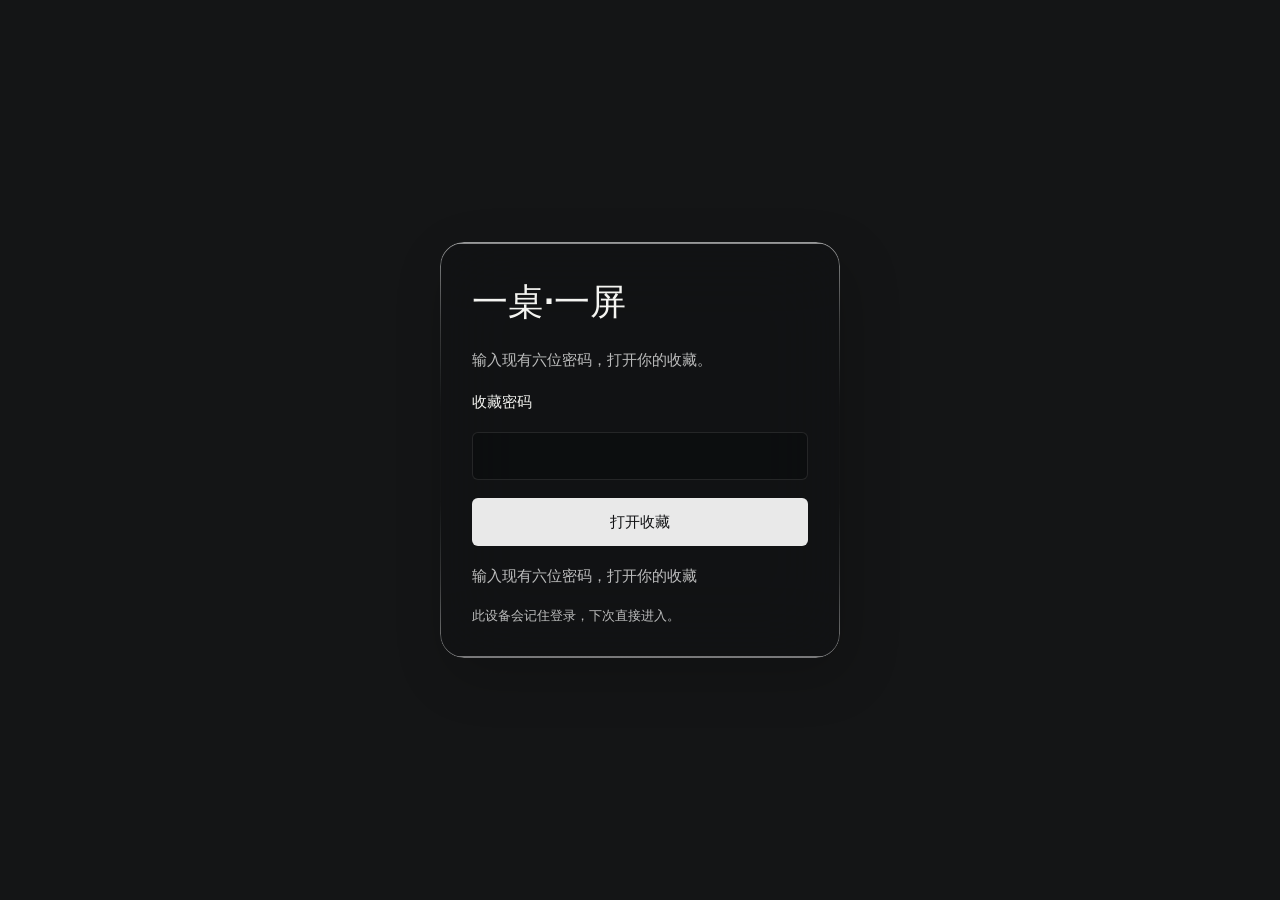
<file: index.html>
<!doctype html>
<html lang="zh-CN">
<head>
  <link rel="preload" href="assets/FZZhuoYTJW_Te.TTF" as="font" type="font/ttf" crossorigin>
  <script src="js/font-ready.js"></script>
  <meta charset="utf-8">
  <meta name="viewport" content="width=device-width, initial-scale=1, viewport-fit=cover">
  <meta name="theme-color" content="#08090a">
  <title>一桌·一屏 · Tabletop & Screen</title>
  <link rel="icon" type="image/png" sizes="64x64" href="assets/favicon-ts.png">
  <link rel="stylesheet" href="css/styles.css">
  <link rel="stylesheet" href="css/mobile.css" media="(max-width:1023px)">
  <link rel="apple-touch-icon" href="assets/apple-touch-icon-ts.png">
  <meta name="apple-mobile-web-app-capable" content="yes">
  <meta name="apple-mobile-web-app-status-bar-style" content="black-translucent">
  <link rel="manifest" href="manifest.webmanifest">
  <script type="module" src="js/pwa.js"></script>
</head>
<body class="home-page">
  <!--
  THESIS: A private game collection begins as two illuminated shelves, not a generic product landing page.
  OWN-WORLD: Achromatic liquid glass, complete cover imagery, quiet Chinese display lettering, and depth made by atmosphere.
  STORY: Choose the table now; the screen is visibly reserved for later.
  FIRST VIEWPORT: Project mark floats above two unequal full-height glass portals, with Tabletop as the live primary route.
  FORM: User-pinned liquid-glass collection world; seed key 4799f45e.
  FINISH: unreviewed and undocumented is unfinished; this build ends with the finish review, the verdict, and DESIGN.md
  -->
  <div class="ambient ambient--home" aria-hidden="true"></div>
  <main class="home-shell">
    <header class="home-brand">
      <a class="brand-lockup" href="index.html" aria-label="一桌·一屏首页">
        <img class="brand-mark" src="assets/brand-mark-ts.png" width="40" height="40" alt="" aria-hidden="true">
        <span><b>一桌·一屏</b><small>Tabletop &amp; Screen</small></span>
      </a>
    </header>
    <section class="portal-grid" aria-label="选择收藏版块">
      <a class="portal portal--table liquid-strong" href="tabletop.html">
        <span class="portal-art portal-art--table" aria-hidden="true"></span>
        <span class="portal-index">TABLETOP</span>
        <span class="portal-copy">
          <strong>一桌</strong>
          <span><b id="homeGameCount">0</b> 件桌上藏品</span>
        </span>
        <span class="portal-action">进入收藏 <svg viewBox="0 0 24 24" aria-hidden="true"><path d="M5 12h14m-5-5 5 5-5 5"/></svg></span>
      </a>
      <a class="portal portal--screen liquid-strong" href="screen.html">
        <span class="portal-art portal-art--screen" aria-hidden="true"></span>
        <span class="portal-index">SCREEN</span>
        <span class="portal-copy">
          <strong>一屏</strong>
          <span><b id="homeScreenCount">0</b> 款电子游戏</span>
        </span>
        <span class="portal-action">进入收藏 <svg viewBox="0 0 24 24" aria-hidden="true"><path d="M5 12h14m-5-5 5 5-5 5"/></svg></span>
      </a>
    </section>
  </main>
  <div class="wide-window-notice" role="status">请使用宽度至少 1024px 的桌面浏览器打开。</div>
  <script type="module">
    import { loadState } from "./js/storage.js";
    import './js/cloud-ui.js';
    function updateCounts() {loadState().then((state) => {
      document.getElementById("homeGameCount").textContent = state.games.length;
      document.getElementById("homeScreenCount").textContent = state.screen.games.length;
    });}
    updateCounts();window.addEventListener('tts-cloud-applied',updateCounts);
  </script>
</body>
</html>
</file>
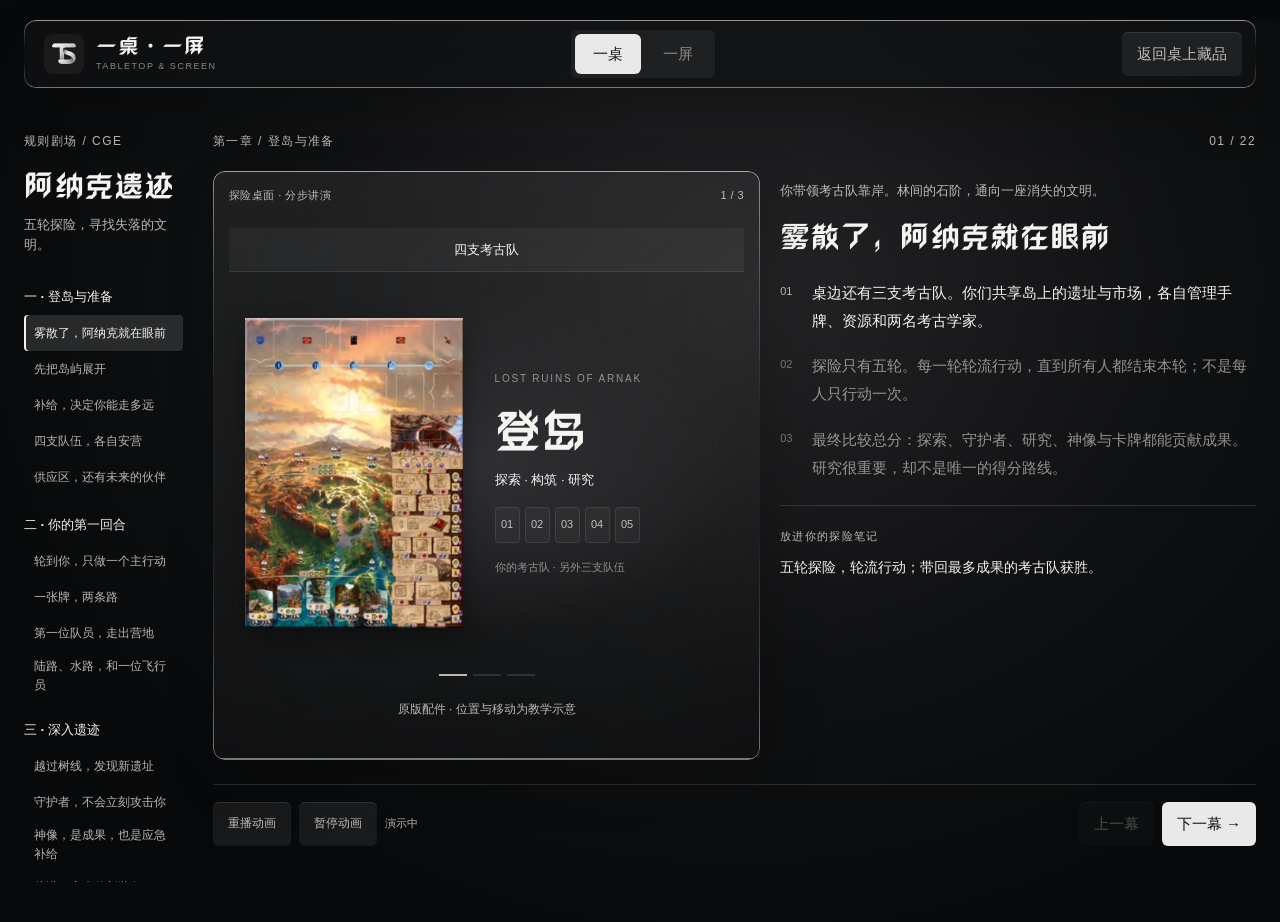
<file: arnak.html>
<!doctype html>
<html lang="zh-CN">
<head>
  <meta charset="utf-8">
  <link rel="preload" href="assets/FZZhuoYTJW_Te.TTF" as="font" type="font/ttf" crossorigin>
  <script src="js/font-ready.js"></script>
  <meta name="viewport" content="width=device-width, initial-scale=1, viewport-fit=cover">
  <meta name="theme-color" content="#08090a">
  <title>阿纳克遗迹 · 规则剧场 · 一桌·一屏</title>
  <link rel="icon" type="image/png" href="assets/favicon-ts.png">
  <link rel="manifest" href="manifest.webmanifest">
  <link rel="stylesheet" href="css/styles.css">
  <link rel="stylesheet" href="css/modern-art.css">
  <link rel="stylesheet" href="css/arnak.css">
  <link rel="stylesheet" href="css/mobile.css" media="(max-width:1023px)">
  <link rel="apple-touch-icon" href="assets/apple-touch-icon-ts.png">
  <meta name="apple-mobile-web-app-capable" content="yes">
  <meta name="apple-mobile-web-app-status-bar-style" content="black-translucent">
  <script type="module" src="js/pwa.js"></script>
</head>
<body class="theater-page arnak-page">
  <a class="theater-skip" href="#lessonTitle">跳至讲解</a>
  <header class="app-nav liquid-strong">
    <a class="brand-lockup" href="index.html"><img class="brand-mark" src="assets/brand-mark-ts.png" width="40" height="40" alt=""><span><b>一桌·一屏</b><small>Tabletop &amp; Screen</small></span></a>
    <nav class="section-nav" aria-label="收藏版块"><a class="is-active" href="tabletop.html">一桌</a><a href="screen.html">一屏</a></nav>
    <div class="nav-actions"><a class="secondary-button" href="tabletop.html">返回桌上藏品</a></div>
  </header>
  <main class="theater-shell">
    <aside class="theater-index">
      <p class="theater-eyebrow">规则剧场 / CGE</p>
      <h1>阿纳克遗迹</h1>
      <p class="theater-subtitle">五轮探险，寻找失落的文明。</p>
      <nav id="chapterNav" aria-label="教学章节"></nav>
      <div class="theater-source"><span>基础版 · 鸟神庙 · 四人局</span><a href="https://filemanager.czechgames.com/storage/files/lost-ruins-of-arnak/rules/lost-ruins-of-arnak-rules-zh-s.pdf" target="_blank" rel="noopener">CGE 官方中文规则书 ↗</a><small>依据 CGE 基础版规则整理。原版配件图节选自官方规则书，版权归原权利人。动画中的位置与流程为教学示意，不是一局完整游戏。</small></div>
    </aside>
    <section id="lesson" class="theater-lesson" aria-labelledby="lessonTitle">
      <div class="theater-heading"><span id="chapterLabel"></span><span id="sceneCount"></span></div>
      <div class="theater-body">
        <figure class="auction-stage expedition-stage liquid-strong"><div class="stage-topline"><span id="stageLabel"></span><span id="stageStatus"></span></div><div id="stageVisual" class="stage-visual"></div><figcaption id="stageCaption"></figcaption></figure>
        <article class="lesson-copy"><p id="scenePrelude" class="lesson-prelude"></p><h2 id="lessonTitle" tabindex="-1"></h2><div id="sceneText"></div><div class="lesson-takeaway"><span>放进你的探险笔记</span><p id="takeaway"></p></div><button id="relatedDetail" class="ghost-button" type="button">查看相关细节 ↗</button></article>
      </div>
      <footer class="theater-controls"><div class="animation-controls"><button id="replay" class="ghost-button" type="button">重播动画</button><button id="pause" class="ghost-button" type="button">暂停动画</button><span id="animationStatus" aria-live="polite"></span></div><div class="scene-controls"><button id="previous" class="secondary-button" type="button">上一幕</button><button id="next" class="primary-button" type="button">下一幕 →</button></div></footer>
    </section>
    <section id="detailPanel" class="theater-details liquid-strong" hidden aria-labelledby="detailTitle"><p class="theater-eyebrow">第六章 / 随时查阅</p><h2 id="detailTitle" tabindex="-1">探险笔记</h2><p>容易混淆的边界、图标与蛇神庙差异，都放在这里。</p><div id="detailList"></div><button id="returnLesson" class="primary-button" type="button">返回讲解 →</button></section>
  </main>
  <div class="wide-window-notice" role="status">请使用宽度至少 1024px 的桌面浏览器打开。</div>
  <script type="module" src="js/arnak.js"></script>
</body>
</html>
</file>
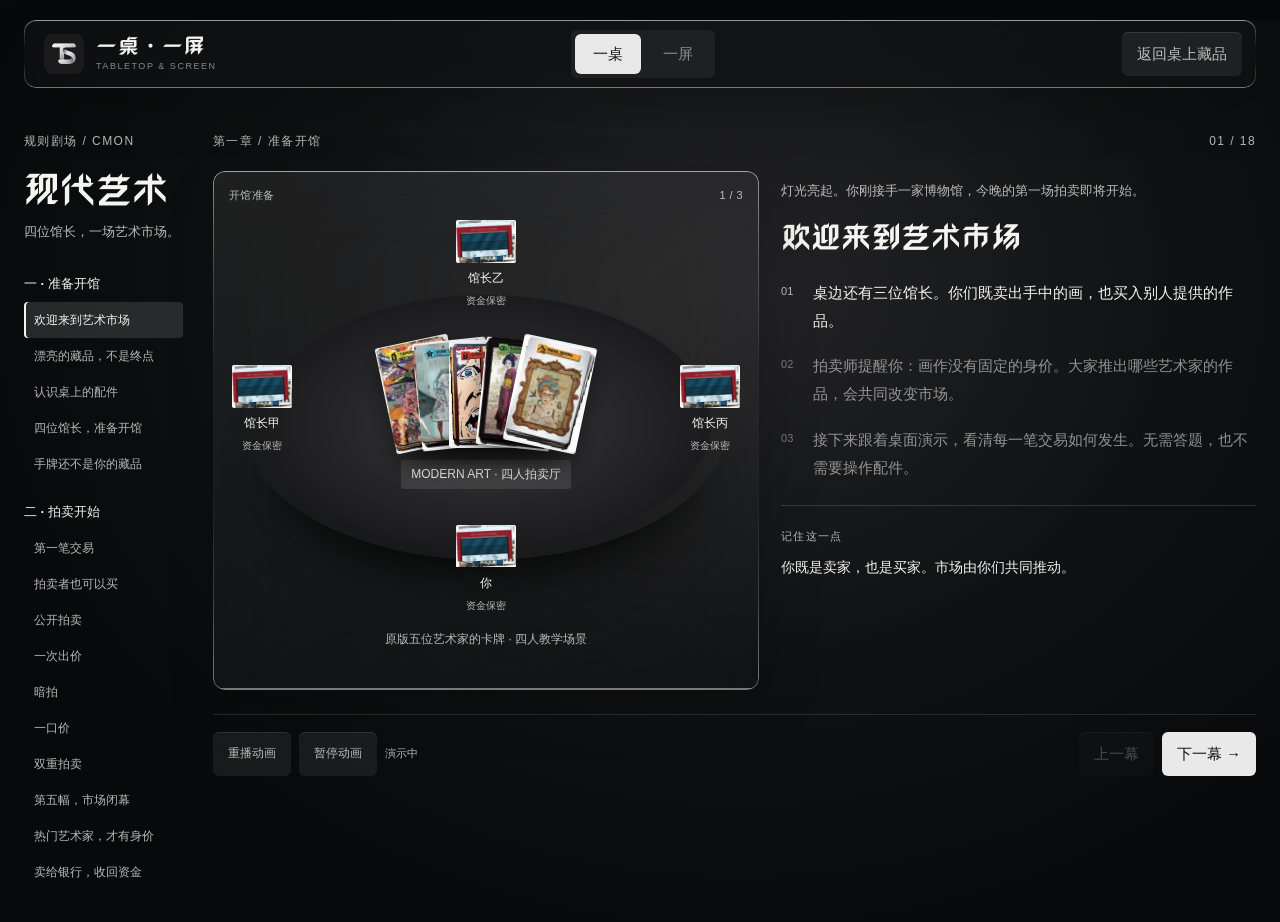
<file: modern-art.html>
<!doctype html>
<html lang="zh-CN">
<head>
  <link rel="preload" href="assets/FZZhuoYTJW_Te.TTF" as="font" type="font/ttf" crossorigin>
  <script src="js/font-ready.js"></script>
  <meta charset="utf-8">
  <meta name="viewport" content="width=device-width, initial-scale=1, viewport-fit=cover">
  <meta name="theme-color" content="#08090a">
  <title>现代艺术 · 规则剧场 · 一桌·一屏</title>
  <link rel="icon" type="image/png" href="assets/favicon-ts.png">
  <link rel="manifest" href="manifest.webmanifest">
  <link rel="stylesheet" href="css/styles.css">
  <link rel="stylesheet" href="css/modern-art.css">
  <link rel="stylesheet" href="css/mobile.css" media="(max-width:1023px)">
  <link rel="apple-touch-icon" href="assets/apple-touch-icon-ts.png">
  <meta name="apple-mobile-web-app-capable" content="yes">
  <meta name="apple-mobile-web-app-status-bar-style" content="black-translucent">
  <script type="module" src="js/pwa.js"></script>
</head>
<body class="theater-page">
  <a class="theater-skip" href="#lessonTitle">跳至讲解</a>
  <header class="app-nav liquid-strong">
    <a class="brand-lockup" href="index.html"><img class="brand-mark" src="assets/brand-mark-ts.png" width="40" height="40" alt=""><span><b>一桌·一屏</b><small>Tabletop &amp; Screen</small></span></a>
    <nav class="section-nav" aria-label="收藏版块"><a class="is-active" href="tabletop.html">一桌</a><a href="screen.html">一屏</a></nav>
    <div class="nav-actions"><a class="secondary-button" href="tabletop.html">返回桌上藏品</a></div>
  </header>
  <main class="theater-shell">
    <aside class="theater-index">
      <p class="theater-eyebrow">规则剧场 / CMON</p>
      <h1>现代艺术</h1>
      <p class="theater-subtitle">四位馆长，一场艺术市场。</p>
      <nav id="chapterNav" aria-label="教学章节"></nav>
      <div class="theater-source"><span>四人局 · 文字与动画</span><a href="https://cmon-files.s3.amazonaws.com/pdf/assets_item/resource/80/MA_Rulebbok_Artbook_v18-low.pdf" target="_blank" rel="noopener">CMON 官方规则书 ↗</a><small>规则据官方版整理。配件图节选自规则书，画作及配件版权归原权利人。金额与出牌为教学示例。</small></div>
    </aside>
    <section id="lesson" class="theater-lesson" aria-labelledby="lessonTitle">
      <div class="theater-heading"><span id="chapterLabel"></span><span id="sceneCount"></span></div>
      <div class="theater-body">
        <figure class="auction-stage liquid-strong"><div class="stage-topline"><span id="stageLabel"></span><span id="stageStatus"></span></div><div id="stageVisual" class="stage-visual"></div><figcaption id="stageCaption"></figcaption></figure>
        <article class="lesson-copy"><p id="scenePrelude" class="lesson-prelude"></p><h2 id="lessonTitle" tabindex="-1"></h2><div id="sceneText"></div><div class="lesson-takeaway"><span>记住这一点</span><p id="takeaway"></p></div><button id="relatedDetail" class="ghost-button" type="button">查看相关细节 ↗</button></article>
      </div>
      <footer class="theater-controls"><div class="animation-controls"><button id="replay" class="ghost-button" type="button">重播动画</button><button id="pause" class="ghost-button" type="button">暂停动画</button><span id="animationStatus" aria-live="polite"></span></div><div class="scene-controls"><button id="previous" class="secondary-button" type="button">上一幕</button><button id="next" class="primary-button" type="button">下一幕 →</button></div></footer>
    </section>
    <section id="detailPanel" class="theater-details liquid-strong" hidden aria-labelledby="detailTitle"><p class="theater-eyebrow">第三章 / 随时查阅</p><h2 id="detailTitle" tabindex="-1">拍卖师的提醒</h2><p>主线之外的边界情况，都放在这里。展开问题即可查阅。</p><div id="detailList"></div><button id="returnLesson" class="primary-button" type="button">返回讲解 →</button></section>
  </main>
  <div class="wide-window-notice" role="status">请使用宽度至少 1024px 的桌面浏览器打开。</div>
  <script type="module" src="js/modern-art.js"></script>
</body>
</html>
</file>
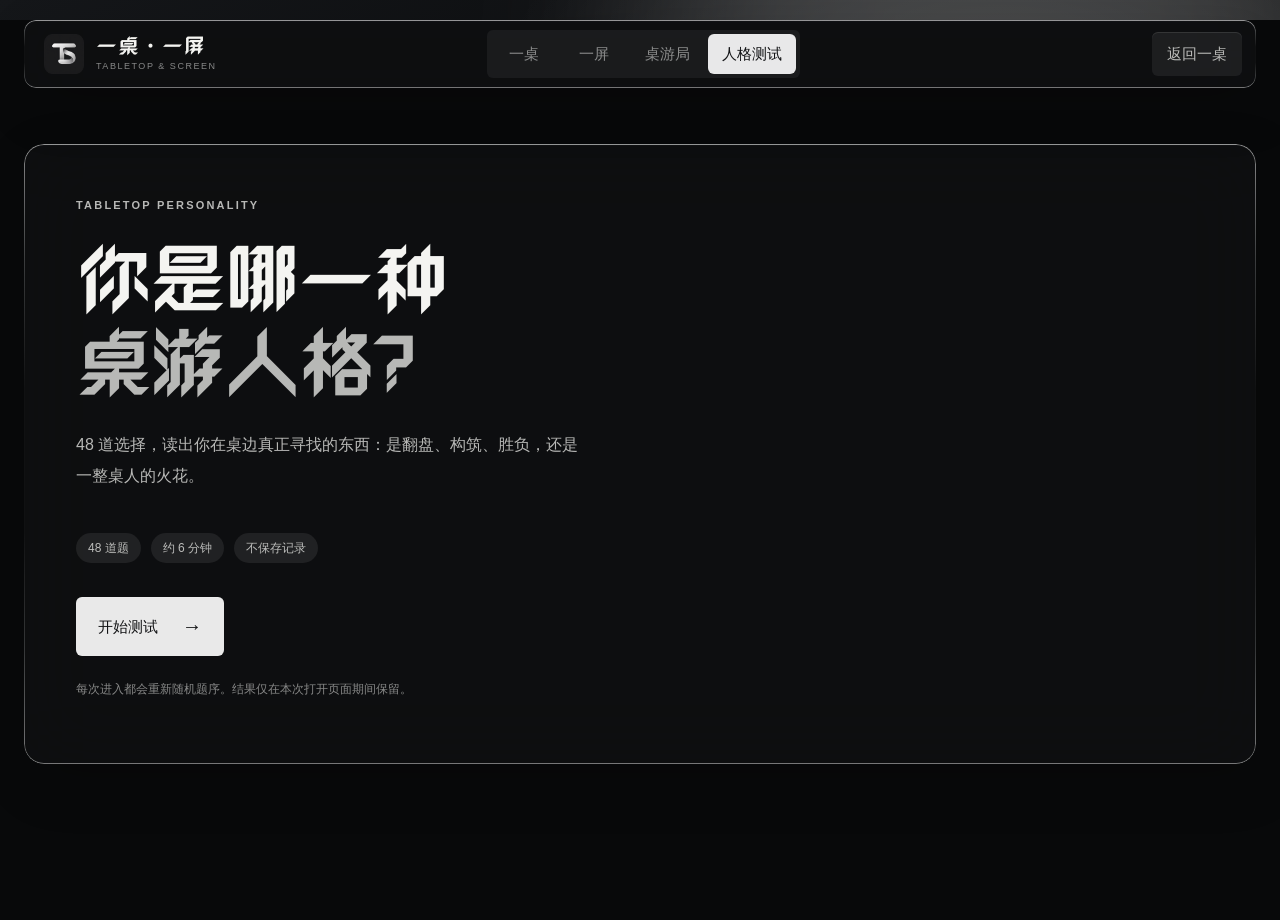
<file: personality.html>
<!doctype html>
<html lang="zh-CN">
<head>
  <link rel="preload" href="assets/FZZhuoYTJW_Te.TTF" as="font" type="font/ttf" crossorigin>
  <script src="js/font-ready.js"></script>
  <meta charset="utf-8"><meta name="viewport" content="width=device-width, initial-scale=1, viewport-fit=cover">
  <meta name="theme-color" content="#08090a"><title>桌游人格测试 · 一桌一屏</title>
  <link rel="icon" type="image/png" href="assets/favicon-ts.png"><link rel="manifest" href="manifest.webmanifest">
  <link rel="stylesheet" href="css/styles.css"><link rel="stylesheet" href="css/personality.css">
  <link rel="stylesheet" href="css/mobile.css" media="(max-width:1023px)">
  <link rel="apple-touch-icon" href="assets/apple-touch-icon-ts.png">
  <meta name="apple-mobile-web-app-capable" content="yes">
  <meta name="apple-mobile-web-app-status-bar-style" content="black-translucent">
  <script type="module" src="js/pwa.js"></script>
</head>
<body class="personality-page">
  <div class="ambient ambient--tabletop" aria-hidden="true"></div>
  <header class="app-nav liquid-strong">
    <a class="brand-lockup" href="index.html"><img class="brand-mark" src="assets/brand-mark-ts.png" width="40" height="40" alt=""><span><b>一桌·一屏</b><small>Tabletop &amp; Screen</small></span></a>
    <nav class="section-nav" aria-label="收藏版块"><a href="tabletop.html">一桌</a><a href="screen.html">一屏</a><a href="sessions.html">桌游局</a><a href="personality.html" class="is-active" aria-current="page">人格测试</a></nav>
    <div class="nav-actions"><a class="secondary-button" href="tabletop.html">返回一桌</a></div>
  </header>
  <main class="personality-shell">
    <section id="landing" class="personality-landing liquid-strong"><p class="personality-kicker">TABLETOP PERSONALITY</p><h1>你是哪一种<br><em>桌游人格？</em></h1><p>48 道选择，读出你在桌边真正寻找的东西：是翻盘、构筑、胜负，还是一整桌人的火花。</p><div class="landing-meta"><span>48 道题</span><span>约 6 分钟</span><span>不保存记录</span></div><button class="primary-button personality-start" id="startButton">开始测试 <span aria-hidden="true">→</span></button><p class="personality-note">每次进入都会重新随机题序。结果仅在本次打开页面期间保留。</p></section>
    <section id="quiz" class="personality-quiz liquid-strong" hidden aria-live="polite"><div class="quiz-top"><span id="progressLabel">1 / 48</span><button class="ghost-button" id="quitButton">退出测试</button></div><div class="progress-track"><span id="progressBar"></span></div><p class="personality-kicker">YOUR TABLETOP INSTINCT</p><h1 id="questionText"></h1><div id="answerOptions" class="answer-options"></div><div class="quiz-actions"><button class="ghost-button" id="prevButton" disabled>← 上一题</button><span>按 1–5 选择</span></div></section>
    <section id="result" class="personality-result" hidden></section>
  </main>
  <div class="wide-window-notice" role="status">请使用宽度至少 1024px 的桌面浏览器打开。</div>
  <script type="module" src="js/personality.js"></script>
</body>
</html>
</file>
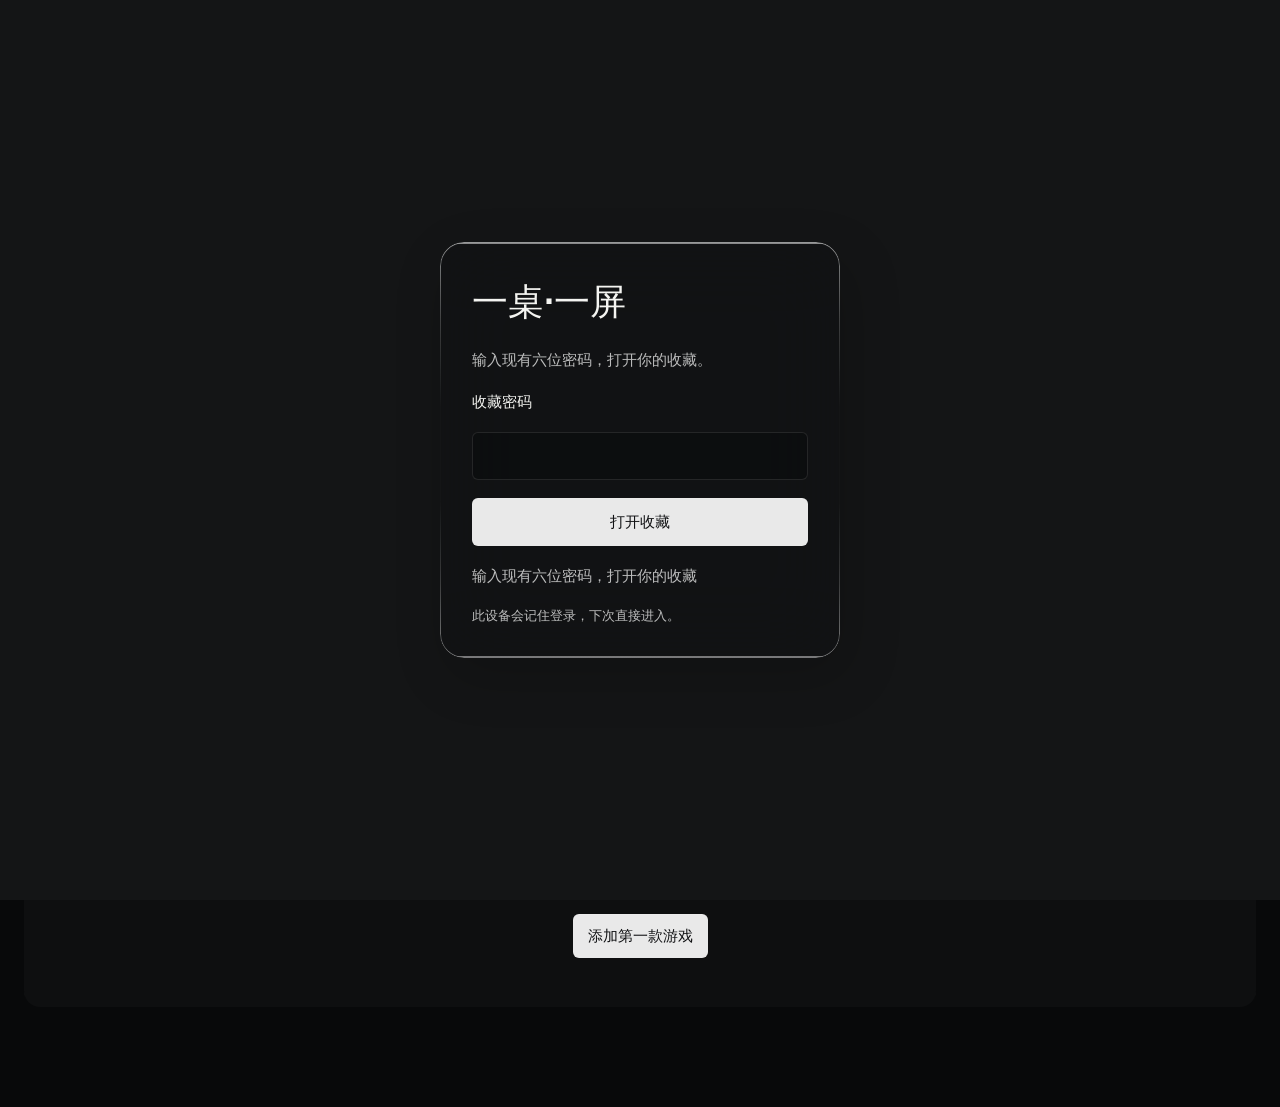
<file: screen.html>
<!doctype html>
<html lang="zh-CN">
<head>
  <link rel="preload" href="assets/FZZhuoYTJW_Te.TTF" as="font" type="font/ttf" crossorigin>
  <script src="js/font-ready.js"></script>
  <meta charset="utf-8">
  <meta name="viewport" content="width=device-width, initial-scale=1, viewport-fit=cover">
  <meta name="theme-color" content="#08090a">
  <title>一屏 · Tabletop &amp; Screen</title>
  <link rel="icon" type="image/png" sizes="64x64" href="assets/favicon-ts.png">
  <link rel="stylesheet" href="css/styles.css">
  <link rel="stylesheet" href="css/filters.css">
  <link rel="stylesheet" href="css/mobile.css" media="(max-width:1023px)">
  <link rel="apple-touch-icon" href="assets/apple-touch-icon-ts.png">
  <meta name="apple-mobile-web-app-capable" content="yes">
  <meta name="apple-mobile-web-app-status-bar-style" content="black-translucent">
  <link rel="manifest" href="manifest.webmanifest">
  <script type="module" src="js/pwa.js"></script>
</head>
<body class="tabletop-page screen-collection-page">

  <div class="ambient ambient--tabletop" aria-hidden="true"></div>
  <div id="ambientCover" class="ambient-cover" aria-hidden="true"></div>
  <header class="app-nav liquid-strong">
    <a class="brand-lockup" href="index.html"><img class="brand-mark" src="assets/brand-mark-ts.png" width="40" height="40" alt="" aria-hidden="true"><span><b>一桌·一屏</b><small>Tabletop &amp; Screen</small></span></a>
    <nav class="section-nav" aria-label="收藏版块">
      <a href="tabletop.html">一桌</a>
      <a class="is-active" href="screen.html" aria-current="page">一屏</a>
    </nav>
    <div class="nav-actions">
      <button id="backupButton" class="icon-text-button" type="button"><svg viewBox="0 0 24 24" aria-hidden="true"><path d="M12 3v12m-4-4 4 4 4-4M5 20h14"/></svg><span>备份</span></button>
      <button id="categoryButton" class="icon-text-button edit-only" type="button" hidden><svg viewBox="0 0 24 24" aria-hidden="true"><path d="M4 7h10M4 17h16M18 4v6M10 14v6"/></svg><span>分类管理</span></button>
      <div class="mode-switch" aria-label="查看或编辑模式">
        <button class="is-active" id="viewModeButton" type="button">查看</button>
        <button id="editModeButton" type="button">编辑</button>
      </div>
    </div>
  </header>

  <main class="collection-shell">
    <section class="collection-intro">
      <div>
        <h1>一屏</h1>
        <p id="screenCountLabel"><span id="collectionCount">0</span> 件电子游戏</p>
      </div>
      <div class="screen-view-switch" role="tablist" aria-label="一屏视图">
        <button id="collectionViewButton" class="is-active" type="button" role="tab" aria-selected="true">我的收藏</button>
        <button id="wishlistViewButton" type="button" role="tab" aria-selected="false">游戏愿望单</button>
      </div>
      <button id="addGameButton" class="primary-button edit-only" type="button" hidden><svg viewBox="0 0 24 24" aria-hidden="true"><path d="M12 5v14M5 12h14"/></svg>添加游戏</button>
      <button id="addWishlistButton" class="primary-button edit-only" type="button" hidden><svg viewBox="0 0 24 24" aria-hidden="true"><path d="M12 5v14M5 12h14"/></svg>添加愿望</button>
    </section>

    <section id="priorityPlay" class="priority-play liquid-strong" aria-labelledby="priorityPlayTitle"></section>

    <section class="view-toolbar liquid-strong" aria-label="收藏视图控制">
      <label class="search-field">
        <span class="sr-only">搜索收藏</span>
        <svg viewBox="0 0 24 24" aria-hidden="true"><circle cx="11" cy="11" r="6"/><path d="m16 16 4 4"/></svg>
        <input id="searchInput" type="search" placeholder="搜索名称、主题、开发商或备注">
      </label>
      <label class="compact-field"><span>分组</span><select id="groupSelect"></select></label>
      <label class="compact-field"><span>组内</span><select id="sortSelect"></select></label>
      <button id="sortDirectionButton" class="square-button" type="button" aria-label="切换排序方向"><svg viewBox="0 0 24 24" aria-hidden="true"><path d="M8 6v12m-3-3 3 3 3-3M16 18V6m-3 3 3-3 3 3"/></svg></button>
      <button id="filterButton" class="toolbar-button" type="button"><svg viewBox="0 0 24 24" aria-hidden="true"><path d="M4 5h16l-6 7v6l-4 2v-8Z"/></svg>筛选 <span id="filterCount" class="count-dot" hidden>0</span></button>
      <button id="groupsButton" class="square-button" type="button" aria-label="全部收起或展开分组"><svg viewBox="0 0 24 24" aria-hidden="true"><path d="m7 9 5 5 5-5"/></svg></button>
      <label class="compact-field card-size-field"><span>卡片</span><select id="cardSizeSelect" aria-label="卡片大小"><option value="large">大</option><option value="medium" selected>中</option><option value="small">小</option></select></label>
    </section>
    <div id="activeFilters" class="active-filters" aria-live="polite"></div>
    <section id="collection" class="collection" aria-live="polite"></section>
  </main>

  <aside id="filterDrawer" class="drawer liquid-strong" aria-labelledby="filterTitle" aria-hidden="true">
    <div class="drawer-head"><div><h2 id="filterTitle">筛选收藏</h2><p>最多叠加三条不同字段</p></div><button class="square-button" data-close-drawer type="button" aria-label="关闭筛选"><svg viewBox="0 0 24 24" aria-hidden="true"><path d="m6 6 12 12M18 6 6 18"/></svg></button></div>
    <div id="filterRows" class="filter-rows"></div>
    <button id="addFilterButton" class="secondary-button" type="button">添加筛选条件</button>
    <div class="drawer-actions"><button id="clearFiltersButton" class="ghost-button" type="button">清除全部</button><button id="applyFiltersButton" class="primary-button" type="button">应用筛选</button></div>
  </aside>

  <aside id="categoryDrawer" class="drawer drawer--wide liquid-strong" aria-labelledby="categoryTitle" aria-hidden="true">
    <div class="drawer-head"><div><h2 id="categoryTitle">分类管理</h2><p>改名与合并会同步更新全部游戏</p></div><button class="square-button" data-close-drawer type="button" aria-label="关闭分类管理"><svg viewBox="0 0 24 24" aria-hidden="true"><path d="m6 6 12 12M18 6 6 18"/></svg></button></div>
    <div id="categoryTabs" class="category-tabs" role="tablist"></div>
    <div id="categoryList" class="category-list"></div>
    <form id="addCategoryForm" class="inline-form"><label><span>新标签</span><input name="label" required maxlength="30"></label><button class="primary-button" type="submit">添加</button></form>
  </aside>

  <aside id="backupDrawer" class="drawer liquid-strong" aria-labelledby="backupTitle" aria-hidden="true">
    <div class="drawer-head"><div><h2 id="backupTitle">备份与恢复</h2><p id="backupStatus">尚未备份</p></div><button class="square-button" data-close-drawer type="button" aria-label="关闭备份面板"><svg viewBox="0 0 24 24" aria-hidden="true"><path d="m6 6 12 12M18 6 6 18"/></svg></button></div>
    <div class="backup-actions">
      <button id="exportButton" class="primary-button" type="button"><svg viewBox="0 0 24 24" aria-hidden="true"><path d="M12 3v12m-4-4 4 4 4-4M5 20h14"/></svg>导出完整备份</button>
      <label class="file-action secondary-button"><svg viewBox="0 0 24 24" aria-hidden="true"><path d="M12 21V9m-4 4 4-4 4 4M5 4h14"/></svg>选择备份恢复<input id="importInput" type="file" accept="application/json,.json"></label>
    </div>
    <p class="drawer-note">备份包含一桌与一屏的收藏、图片、桌游局及编辑密码。恢复前会自动下载当前备份；旧版缺少桌游局或电子游戏的备份会保留对应现有数据。不同浏览器配置的数据互不共享。</p>
  </aside>

  <dialog id="pinDialog" class="app-dialog liquid-strong">
    <form id="pinForm" method="dialog">
      <div class="dialog-head"><h2 id="pinTitle">进入编辑模式</h2><button class="square-button" value="cancel" type="submit" aria-label="关闭"><svg viewBox="0 0 24 24" aria-hidden="true"><path d="m6 6 12 12M18 6 6 18"/></svg></button></div>
      <p id="pinDescription">输入 6 位数字密码。</p>
      <label><span>密码</span><input id="pinInput" type="password" inputmode="numeric" pattern="[0-9]{6}" maxlength="6" autocomplete="off" required></label>
      <label id="pinConfirmField" hidden><span>再次输入</span><input id="pinConfirmInput" type="password" inputmode="numeric" pattern="[0-9]{6}" maxlength="6" autocomplete="off"></label>
      <p id="pinError" class="form-error" role="alert"></p>
      <button class="primary-button" value="default" type="submit">确认</button>
    </form>
  </dialog>

  <dialog id="confirmDialog" class="app-dialog liquid-strong">
    <form id="confirmForm" method="dialog">
      <div class="dialog-head"><h2 id="confirmTitle">请确认</h2><button class="square-button" value="cancel" type="submit" aria-label="关闭"><svg viewBox="0 0 24 24" aria-hidden="true"><path d="m6 6 12 12M18 6 6 18"/></svg></button></div>
      <div id="confirmBody"></div>
      <div class="dialog-actions"><button class="ghost-button" value="cancel" type="submit">取消</button><button id="confirmAction" class="danger-button" value="confirm" type="submit">确认</button></div>
    </form>
  </dialog>

  <div id="toastRegion" class="toast-region" aria-live="polite"></div>
  <div id="drawerScrim" class="drawer-scrim" hidden></div>
  <div class="wide-window-notice" role="status">请使用宽度至少 1024px 的桌面浏览器打开。</div>
  <script type="module" src="js/screen.js"></script>
  <script type="module" src="js/card-size.js"></script>
</body>
</html>
</file>
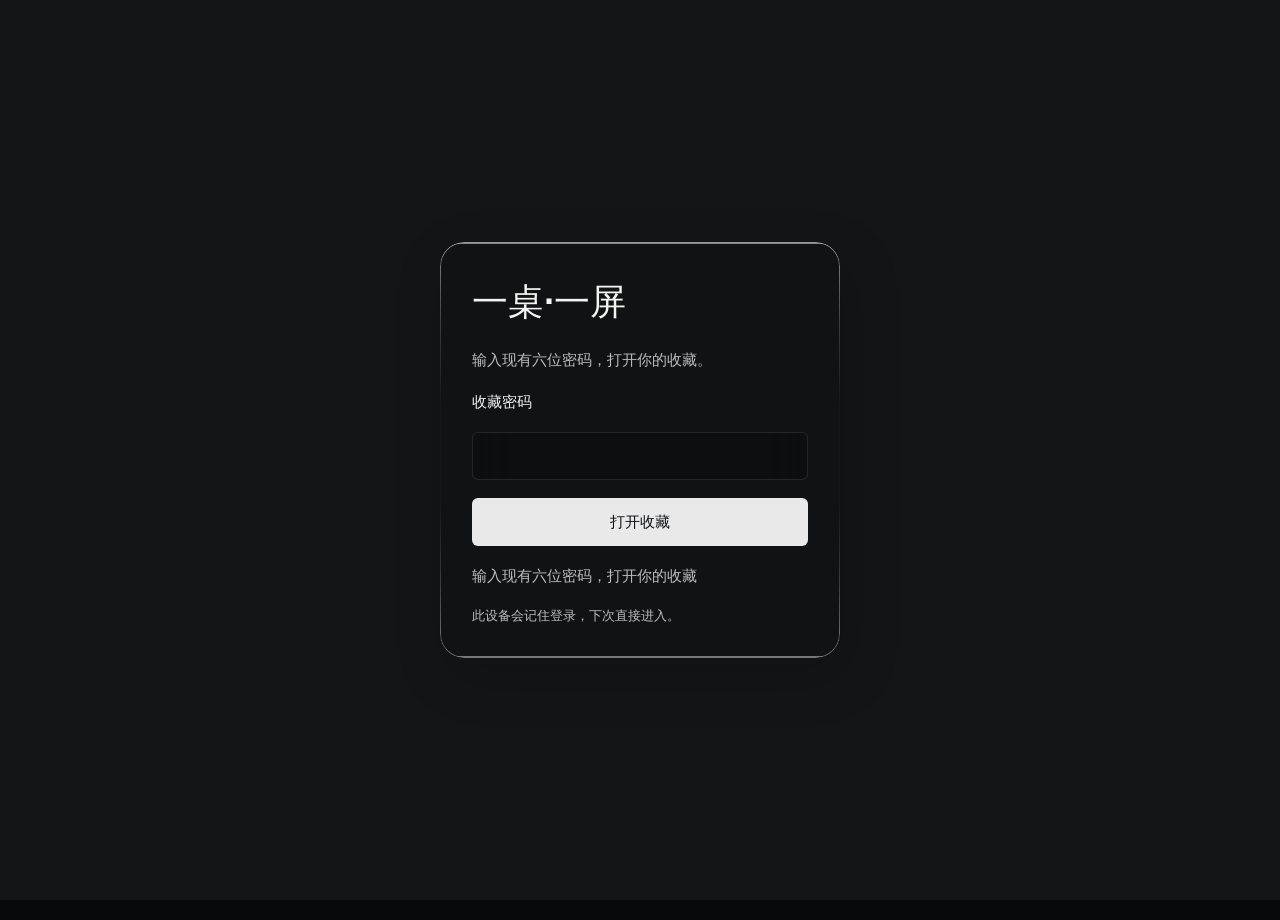
<file: sessions.html>
<!doctype html>
<html lang="zh-CN">
<head>
  <link rel="preload" href="assets/FZZhuoYTJW_Te.TTF" as="font" type="font/ttf" crossorigin>
  <script src="js/font-ready.js"></script>
  <meta charset="utf-8"><meta name="viewport" content="width=device-width, initial-scale=1, viewport-fit=cover">
  <meta name="theme-color" content="#08090a"><title>桌游局 · 一桌一屏</title>
  <link rel="icon" type="image/png" href="assets/favicon-ts.png">
  <link rel="manifest" href="manifest.webmanifest">
  <link rel="stylesheet" href="css/styles.css"><link rel="stylesheet" href="css/sessions.css">
  <link rel="stylesheet" href="css/mobile.css" media="(max-width:1023px)">
  <link rel="apple-touch-icon" href="assets/apple-touch-icon-ts.png">
  <meta name="apple-mobile-web-app-capable" content="yes">
  <meta name="apple-mobile-web-app-status-bar-style" content="black-translucent">
  <script type="module" src="js/pwa.js"></script>
</head>
<body class="sessions-page">
  <div class="ambient ambient--tabletop" aria-hidden="true"></div>
  <a class="sr-only skip-session" href="#sessionDetail">跳到桌游局内容</a>
  <header class="app-nav liquid-strong">
    <a class="brand-lockup" href="index.html"><img class="brand-mark" src="assets/brand-mark-ts.png" width="40" height="40" alt=""><span><b>一桌·一屏</b><small>Tabletop &amp; Screen</small></span></a>
    <nav class="section-nav" aria-label="收藏版块"><a href="tabletop.html">一桌</a><a href="screen.html">一屏</a><a href="sessions.html" class="is-active" aria-current="page">桌游局</a></nav>
    <div class="nav-actions"><button class="icon-text-button" data-action="backup">导出备份</button><button class="secondary-button" id="sessionMode" data-action="mode">进入编辑</button></div>
  </header>
  <main class="sessions-shell">
    <section class="sessions-intro"><div><p class="session-eyebrow">TABLETOP SESSIONS</p><h1>把好游戏，排成好时光。</h1><p class="session-muted">从热场到尽兴，留下每一桌的安排与回响。</p></div><button class="primary-button" data-action="new">＋ 发起今日桌游局</button></section>
    <div class="sessions-workspace">
      <aside class="session-history liquid-strong" aria-label="桌游局记录"><div class="history-heading"><h2>桌边日历</h2><span id="sessionCount">0 场</span></div><p class="session-muted">按日期，从新到旧</p><div id="sessionList"></div><button class="ghost-button" id="resumeDraft" data-action="resume" hidden>恢复未保存的草稿</button></aside>
      <section id="sessionDetail" class="session-detail" tabindex="-1" aria-label="桌游局详情"></section>
    </div>
  </main>
  <dialog id="sessionPinDialog" class="app-dialog liquid-strong">
    <form id="sessionPinForm"><div class="dialog-head"><h2 id="sessionPinTitle">进入编辑</h2><button type="button" class="square-button" data-close="sessionPinDialog" aria-label="关闭密码窗口">×</button></div>
      <p class="session-muted">沿用一桌·一屏的 6 位数字密码。密码用于防误改，数据仍保存在当前浏览器。</p>
      <label class="session-field"><span>6 位密码</span><input name="pin" type="password" inputmode="numeric" pattern="[0-9]{6}" maxlength="6" required autocomplete="off"></label>
      <label class="session-field" id="sessionPinConfirm" hidden><span>再次输入</span><input name="confirm" type="password" inputmode="numeric" maxlength="6" autocomplete="off"></label>
      <p id="sessionPinError" role="alert"></p><button class="primary-button" type="submit">确认并进入</button>
    </form>
  </dialog>
  <dialog id="sessionConfirm" class="app-dialog liquid-strong"><form method="dialog"><h2 id="sessionConfirmTitle">请确认</h2><p id="sessionConfirmText"></p><div class="dialog-actions"><button class="ghost-button" value="cancel">取消</button><button class="primary-button" value="yes">确认</button></div></form></dialog>
  <dialog id="gamePicker" class="session-picker liquid-strong" aria-labelledby="pickerTitle">
    <div class="dialog-head"><div><p class="session-eyebrow">FROM YOUR COLLECTION</p><h2 id="pickerTitle">为这一阶段选桌游</h2></div><button class="square-button" data-close="gamePicker" aria-label="关闭桌游选择">×</button></div>
    <div class="picker-filters">
      <label class="session-field"><span>搜索</span><input type="search" id="pickerSearch" placeholder="名称、版本或主题"></label>
      <label class="session-field"><span>设计流派</span><select id="pickerSchool"><option value="">全部流派</option></select></label>
      <label class="session-field"><span>重度</span><select id="pickerWeight"><option value="">全部重度</option><option value="0">0–2 毛线</option><option value="2">2–3 轻策</option><option value="3">3–4 中策</option><option value="4">4–5 重策</option></select></label>
      <label class="picker-check"><input type="checkbox" id="pickerOwned">只看已购入</label><label class="picker-check"><input type="checkbox" id="pickerFits">适合本场人数</label>
    </div>
    <p class="session-muted" id="pickerHint">同一桌游只添加一次，可设置多局。</p>
    <div id="pickerResults" class="picker-results"></div>
    <div class="picker-footer"><span class="session-muted">封面与信息会留存为本场快照。</span><button class="primary-button" data-close="gamePicker">选好了</button></div>
  </dialog>
  <div id="sessionToast" class="toast-region" role="status" aria-live="polite"></div>
  <div class="wide-window-notice" role="status">请使用宽度至少 1024px 的桌面浏览器打开。</div>
  <script type="module" src="js/sessions.js"></script>
</body>
</html>
</file>
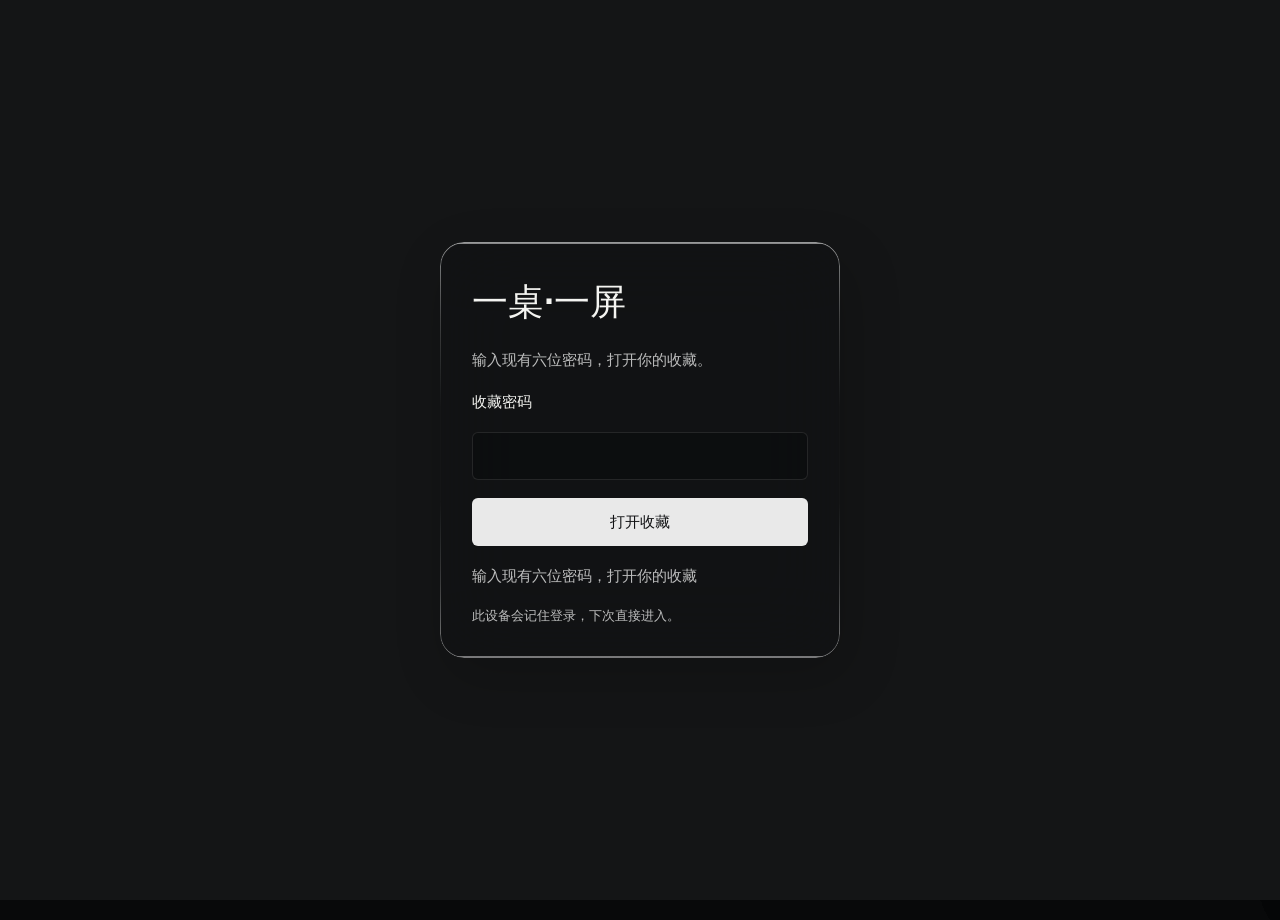
<file: tabletop.html>
<!doctype html>
<html lang="zh-CN">
<head>
  <link rel="preload" href="assets/FZZhuoYTJW_Te.TTF" as="font" type="font/ttf" crossorigin>
  <script src="js/font-ready.js"></script>
  <meta charset="utf-8">
  <meta name="viewport" content="width=device-width, initial-scale=1, viewport-fit=cover">
  <meta name="theme-color" content="#08090a">
  <title>一桌 · Tabletop & Screen</title>
  <link rel="icon" type="image/png" sizes="64x64" href="assets/favicon-ts.png">
  <link rel="stylesheet" href="css/styles.css">
  <link rel="stylesheet" href="css/filters.css">
  <link rel="stylesheet" href="css/mobile.css" media="(max-width:1023px)">
  <link rel="apple-touch-icon" href="assets/apple-touch-icon-ts.png">
  <meta name="apple-mobile-web-app-capable" content="yes">
  <meta name="apple-mobile-web-app-status-bar-style" content="black-translucent">
  <link rel="manifest" href="manifest.webmanifest">
  <script type="module" src="js/pwa.js"></script>
</head>
<body class="tabletop-page">
  <!--
  THESIS: A working collection wall behaves like a glass vitrine; the object remains primary even while its record is edited.
  OWN-WORLD: Strict grayscale liquid glass, chromatic uncut covers, instrument-like rating dials, and cover-driven atmosphere.
  STORY: Browse by meaningful groups, pull one game forward, then unlock exact editing without leaving the wall.
  FIRST VIEWPORT: Floating nav and compact view controls sit above grouped cover-led cards; one card can occupy the full group as a stage.
  FORM: User-pinned liquid-glass collection world fused with a glass-vitrine cultural artifact; seed key 4799f45e.
  FINISH: unreviewed and undocumented is unfinished; this build ends with the finish review, the verdict, and DESIGN.md
  -->
  <div class="ambient ambient--tabletop" aria-hidden="true"></div>
  <div id="ambientCover" class="ambient-cover" aria-hidden="true"></div>
  <header class="app-nav liquid-strong">
    <a class="brand-lockup" href="index.html"><img class="brand-mark" src="assets/brand-mark-ts.png" width="40" height="40" alt="" aria-hidden="true"><span><b>一桌·一屏</b><small>Tabletop &amp; Screen</small></span></a>
    <nav class="section-nav" aria-label="收藏版块">
      <a class="is-active" href="tabletop.html" aria-current="page">一桌</a>
      <a href="screen.html">一屏</a>
    </nav>
    <div class="nav-actions">
      <button id="backupButton" class="icon-text-button" type="button"><svg viewBox="0 0 24 24" aria-hidden="true"><path d="M12 3v12m-4-4 4 4 4-4M5 20h14"/></svg><span>备份</span></button>
      <button id="categoryButton" class="icon-text-button edit-only" type="button" hidden><svg viewBox="0 0 24 24" aria-hidden="true"><path d="M4 7h10M4 17h16M18 4v6M10 14v6"/></svg><span>分类管理</span></button>
      <div class="mode-switch" aria-label="查看或编辑模式">
        <button class="is-active" id="viewModeButton" type="button">查看</button>
        <button id="editModeButton" type="button">编辑</button>
      </div>
    </div>
  </header>

  <main class="collection-shell">
    <section class="collection-intro">
      <div>
        <h1>一桌</h1>
        <p><span id="collectionCount">0</span> 件桌上藏品</p>
      </div>
      <div class="nav-actions"><a class="secondary-button" href="sessions.html"><svg viewBox="0 0 24 24" aria-hidden="true"><path d="M4 5h16v15H4zM8 3v4M16 3v4M4 10h16M8 14h3"/></svg>桌游局 · 安排今日</a><a class="secondary-button" href="personality.html"><svg viewBox="0 0 24 24" aria-hidden="true"><circle cx="12" cy="12" r="8"/><path d="M12 8v4l3 2"/></svg>桌游人格测试</a><button id="addGameButton" class="primary-button edit-only" type="button" hidden><svg viewBox="0 0 24 24" aria-hidden="true"><path d="M12 5v14M5 12h14"/></svg>添加桌游</button></div>
    </section>

    <section class="view-toolbar liquid-strong" aria-label="收藏视图控制">
      <label class="search-field">
        <span class="sr-only">搜索收藏</span>
        <svg viewBox="0 0 24 24" aria-hidden="true"><circle cx="11" cy="11" r="6"/><path d="m16 16 4 4"/></svg>
        <input id="searchInput" type="search" placeholder="搜索名称、版本、主题、备注或扩展">
      </label>
      <label class="compact-field"><span>分组</span><select id="groupSelect"></select></label>
      <label class="compact-field"><span>组内</span><select id="sortSelect"></select></label>
      <button id="sortDirectionButton" class="square-button" type="button" aria-label="切换排序方向"><svg viewBox="0 0 24 24" aria-hidden="true"><path d="M8 6v12m-3-3 3 3 3-3M16 18V6m-3 3 3-3 3 3"/></svg></button>
      <button id="filterButton" class="toolbar-button" type="button"><svg viewBox="0 0 24 24" aria-hidden="true"><path d="M4 5h16l-6 7v6l-4 2v-8Z"/></svg>筛选 <span id="filterCount" class="count-dot" hidden>0</span></button>
      <button id="groupsButton" class="square-button" type="button" aria-label="全部收起或展开分组"><svg viewBox="0 0 24 24" aria-hidden="true"><path d="m7 9 5 5 5-5"/></svg></button>
      <label class="compact-field card-size-field"><span>卡片</span><select id="cardSizeSelect" aria-label="卡片大小"><option value="large">大</option><option value="medium" selected>中</option><option value="small">小</option></select></label>
    </section>
    <div id="activeFilters" class="active-filters" aria-live="polite"></div>
    <section id="collection" class="collection" aria-live="polite"></section>
  </main>

  <aside id="filterDrawer" class="drawer liquid-strong" aria-labelledby="filterTitle" aria-hidden="true">
    <div class="drawer-head"><div><h2 id="filterTitle">筛选收藏</h2><p>最多叠加三条不同字段</p></div><button class="square-button" data-close-drawer type="button" aria-label="关闭筛选"><svg viewBox="0 0 24 24" aria-hidden="true"><path d="m6 6 12 12M18 6 6 18"/></svg></button></div>
    <div id="filterRows" class="filter-rows"></div>
    <button id="addFilterButton" class="secondary-button" type="button">添加筛选条件</button>
    <div class="drawer-actions"><button id="clearFiltersButton" class="ghost-button" type="button">清除全部</button><button id="applyFiltersButton" class="primary-button" type="button">应用筛选</button></div>
  </aside>

  <aside id="categoryDrawer" class="drawer drawer--wide liquid-strong" aria-labelledby="categoryTitle" aria-hidden="true">
    <div class="drawer-head"><div><h2 id="categoryTitle">分类管理</h2><p>改名与合并会同步更新全部桌游</p></div><button class="square-button" data-close-drawer type="button" aria-label="关闭分类管理"><svg viewBox="0 0 24 24" aria-hidden="true"><path d="m6 6 12 12M18 6 6 18"/></svg></button></div>
    <div id="categoryTabs" class="category-tabs" role="tablist"></div>
    <div id="categoryList" class="category-list"></div>
    <form id="addCategoryForm" class="inline-form"><label><span>新标签</span><input name="label" required maxlength="30"></label><button class="primary-button" type="submit">添加</button></form>
  </aside>

  <aside id="backupDrawer" class="drawer liquid-strong" aria-labelledby="backupTitle" aria-hidden="true">
    <div class="drawer-head"><div><h2 id="backupTitle">备份与恢复</h2><p id="backupStatus">尚未备份</p></div><button class="square-button" data-close-drawer type="button" aria-label="关闭备份面板"><svg viewBox="0 0 24 24" aria-hidden="true"><path d="m6 6 12 12M18 6 6 18"/></svg></button></div>
    <div class="backup-actions">
      <button id="exportButton" class="primary-button" type="button"><svg viewBox="0 0 24 24" aria-hidden="true"><path d="M12 3v12m-4-4 4 4 4-4M5 20h14"/></svg>导出完整备份</button>
      <label class="file-action secondary-button"><svg viewBox="0 0 24 24" aria-hidden="true"><path d="M12 21V9m-4 4 4-4 4 4M5 4h14"/></svg>选择备份恢复<input id="importInput" type="file" accept="application/json,.json"></label>
    </div>
    <p class="drawer-note">备份包含一桌与一屏的收藏、图片、桌游局及编辑密码。恢复前会自动下载当前备份；旧版缺少桌游局或电子游戏的备份会保留对应现有数据。不同浏览器配置的数据互不共享。</p>
  </aside>

  <dialog id="pinDialog" class="app-dialog liquid-strong">
    <form id="pinForm" method="dialog">
      <div class="dialog-head"><h2 id="pinTitle">进入编辑模式</h2><button class="square-button" value="cancel" type="submit" aria-label="关闭"><svg viewBox="0 0 24 24" aria-hidden="true"><path d="m6 6 12 12M18 6 6 18"/></svg></button></div>
      <p id="pinDescription">输入 6 位数字密码。</p>
      <label><span>密码</span><input id="pinInput" inputmode="numeric" pattern="[0-9]{6}" maxlength="6" autocomplete="off" required></label>
      <label id="pinConfirmField" hidden><span>再次输入</span><input id="pinConfirmInput" inputmode="numeric" pattern="[0-9]{6}" maxlength="6" autocomplete="off"></label>
      <p id="pinError" class="form-error" role="alert"></p>
      <button class="primary-button" value="default" type="submit">确认</button>
    </form>
  </dialog>

  <dialog id="confirmDialog" class="app-dialog liquid-strong">
    <form id="confirmForm" method="dialog">
      <div class="dialog-head"><h2 id="confirmTitle">请确认</h2><button class="square-button" value="cancel" type="submit" aria-label="关闭"><svg viewBox="0 0 24 24" aria-hidden="true"><path d="m6 6 12 12M18 6 6 18"/></svg></button></div>
      <div id="confirmBody"></div>
      <div class="dialog-actions"><button class="ghost-button" value="cancel" type="submit">取消</button><button id="confirmAction" class="danger-button" value="confirm" type="submit">确认</button></div>
    </form>
  </dialog>

  <div id="toastRegion" class="toast-region" aria-live="polite"></div>
  <div id="drawerScrim" class="drawer-scrim" hidden></div>
  <div class="wide-window-notice" role="status">请使用宽度至少 1024px 的桌面浏览器打开。</div>
  <script type="module" src="js/tabletop.js"></script>
  <script type="module" src="js/card-size.js"></script>
</body>
</html>
</file>
<file: css/styles.css>
@font-face {
  font-family: "ZhuoYi";
  src: url("../assets/FZZhuoYTJW_Te.TTF") format("truetype");
  font-display: block;
}

:root {
  color-scheme: dark;
  --ink: #f4f4f1;
  --ink-2: rgba(244, 244, 241, .74);
  --ink-3: rgba(244, 244, 241, .53);
  --ground: #08090a;
  --panel: rgba(15, 16, 18, .62);
  --glass: rgba(255, 255, 255, .035);
  --glass-heavy: rgba(17, 18, 20, .68);
  --line: rgba(255, 255, 255, .16);
  --danger: #8f3f42;
  --danger-soft: rgba(143, 63, 66, .16);
  --ease: cubic-bezier(.22, 1, .36, 1);
  --brand: "ZhuoYi", "FZShuTi", "STKaiti", serif;
  --body: "Microsoft YaHei UI", "Noto Sans CJK SC", "Microsoft YaHei", sans-serif;
  font-family: var(--body);
  font-synthesis: none;
}

* { box-sizing: border-box; }
.brand-font-loading body { visibility: hidden; }
html { min-width: 1024px; scroll-behavior: smooth; background: var(--ground); }
body {
  min-width: 1024px;
  min-height: 100vh;
  margin: 0;
  color: var(--ink);
  background: var(--ground);
  font-size: 15px;
  line-height: 1.55;
  overflow-x: hidden;
}
button, input, select, textarea { font: inherit; color: inherit; }
button, a, select, input[type="file"] { -webkit-tap-highlight-color: transparent; }
button, a, select, .file-action { cursor: pointer; }
button { border: 0; }
a { color: inherit; text-decoration: none; }
svg { display: block; width: 18px; height: 18px; flex-shrink: 0; fill: none; stroke: currentColor; stroke-width: 2; stroke-linecap: square; stroke-linejoin: miter; }
img { display: block; max-width: 100%; }
h1, h2, h3, p { margin-top: 0; }
h1, h2, h3 { text-wrap: balance; }
:focus-visible { outline: 3px solid rgba(255, 255, 255, .88); outline-offset: 3px; }
::selection { color: #0b0b0c; background: rgba(255, 255, 255, .9); }
.sr-only { position: absolute; width: 1px; height: 1px; padding: 0; margin: -1px; overflow: hidden; clip: rect(0,0,0,0); white-space: nowrap; }
[hidden] { display: none !important; }

.ambient,
.ambient-cover {
  position: fixed;
  inset: 0;
  z-index: -3;
  pointer-events: none;
}
.ambient {
  overflow: hidden;
  background:
    radial-gradient(ellipse 56% 43% at 78% 10%, rgba(255,255,255,.13), transparent 70%),
    radial-gradient(ellipse 43% 36% at 5% 67%, rgba(255,255,255,.09), transparent 72%),
    radial-gradient(ellipse 40% 38% at 67% 95%, rgba(255,255,255,.055), transparent 74%),
    linear-gradient(155deg, #15171a 0%, #08090a 44%, #0c0d0f 100%);
}
.ambient::before,
.ambient::after {
  content: "";
  position: absolute;
  width: 55vw;
  aspect-ratio: 1;
  border-radius: 50%;
  filter: blur(100px);
  opacity: .16;
  animation: ambientDrift 18s var(--ease) infinite alternate;
}
.ambient::before { top: -24vw; right: -6vw; background: white; }
.ambient::after { bottom: -35vw; left: -13vw; background: #92969a; animation-delay: -9s; }
.ambient-cover {
  z-index: -2;
  background-position: center;
  background-size: cover;
  filter: grayscale(1) blur(48px) brightness(.25) contrast(1.08);
  transform: scale(1.12);
  opacity: 0;
  transition: opacity .48s var(--ease), transform .7s var(--ease);
}
.ambient-cover.is-visible { opacity: .72; transform: scale(1.07); }
.ambient--screen { background: radial-gradient(circle at 50% 45%, #24272b 0, #0d0f11 33%, #08090a 72%); }
.ambient--home { background: radial-gradient(ellipse 62% 70% at 30% 20%, #282b2f 0, #0f1113 42%, #08090a 78%); }

@keyframes ambientDrift {
  to { transform: translate3d(4vw, 3vw, 0) scale(1.08); }
}

.liquid,
.liquid-strong {
  position: relative;
  overflow: hidden;
  background: var(--glass);
  background-blend-mode: luminosity;
  backdrop-filter: blur(8px) saturate(.75);
  box-shadow: inset 0 1px 1px rgba(255,255,255,.11), 0 20px 55px rgba(0,0,0,.14);
}
.liquid-strong {
  background: var(--glass-heavy);
  backdrop-filter: blur(38px) saturate(.72);
  box-shadow: 8px 18px 54px rgba(0,0,0,.18), inset 0 1px 1px rgba(255,255,255,.16);
}
.liquid::before,
.liquid-strong::before {
  content: "";
  position: absolute;
  z-index: 1;
  inset: 0;
  padding: 1.2px;
  border-radius: inherit;
  pointer-events: none;
  background: linear-gradient(180deg, rgba(255,255,255,.43), rgba(255,255,255,.13) 21%, transparent 42%, transparent 61%, rgba(255,255,255,.12) 81%, rgba(255,255,255,.34));
  mask: linear-gradient(#000 0 0) content-box, linear-gradient(#000 0 0);
  mask-composite: exclude;
}
.liquid-strong::before { background: linear-gradient(180deg, rgba(255,255,255,.5), rgba(255,255,255,.18) 19%, transparent 40%, transparent 62%, rgba(255,255,255,.17) 82%, rgba(255,255,255,.44)); }
.liquid > *,
.liquid-strong > * { position: relative; z-index: 2; }

.brand-lockup { display: inline-flex; align-items: center; gap: 12px; min-width: 190px; }
.brand-lockup > span:last-child { display: grid; }
.brand-lockup b { font-family: var(--brand); font-size: 21px; font-weight: 500; line-height: 1.05; letter-spacing: .05em; }
.brand-lockup small { margin-top: 4px; color: var(--ink-3); font-size: 9px; letter-spacing: .17em; text-transform: uppercase; }
.brand-mark { display: block; width: 40px; height: 40px; flex: 0 0 40px; object-fit: contain; }

/* Screen collection: the letter grade leads; every information row shares the left edge. */
.screen-card .cover-frame { aspect-ratio: 460 / 215; }
.screen-card .cover-frame__image { padding: 0; filter: none; }
.screen-card .game-card__body { height: 135px; grid-template-rows: 40px 23px 22px; gap: 10px; }
.screen-card__summary { display: flex; align-items: center; gap: 10px; }
.screen-card .grade-badge { flex: 0 0 auto; min-width: 25px; width: auto; height: 23px; padding: 0 5px; border-radius: 4px; font-size: 13px; }
.screen-card .progress-label { font-size: 11px; gap: 6px; }
.screen-card .progress-dot { width: 4px; height: 4px; }
.grade-badge { display: inline-flex; align-items: center; justify-content: center; flex: 0 0 44px; width: 44px; height: 44px; border-radius: 6px; font-size: 25px; font-weight: 700; line-height: 1; letter-spacing: -.04em; color: #171717; background: #eee; box-shadow: inset 0 1px rgba(255,255,255,.3); }
.grade-1 { background: #d8d8d8; }
.grade-2 { background: #bdbdbd; }
.grade-3 { background: #aaa; }
.grade-4 { background: #929292; color: #080808; }
.grade-empty { color: var(--ink-3); background: rgba(255,255,255,.07); }
.progress-label { display: inline-flex; align-items: center; gap: 7px; color: var(--ink-2); font-size: 12px; font-weight: 600; }
.progress-dot { width: 6px; height: 6px; border-radius: 50%; background: #aaa; }
.progress-0 { background: #f4f4f4; }.progress-3 { background: #626262; }
.screen-card__tags .theme-overflow { flex-shrink: 0; }
.screen-stage { animation: screenStageEnter .36s var(--ease) both; }
@keyframes screenStageEnter { from { opacity: 0; clip-path: inset(0 0 20% 0 round 34px); } to { opacity: 1; clip-path: inset(0 round 34px); } }
.screen-stage__rating { display: flex; align-items: center; gap: 18px; margin: 28px 0; }
.grade-badge--large { width: 72px; height: 72px; flex-basis: 72px; border-radius: 10px; font-size: 42px; }
.screen-stage__label { color: var(--ink-3); font-size: 12px; }.screen-stage__rating p { margin: 5px 0 0; font-size: 20px; }
.screen-stage .stage-title { min-width: 0; }.screen-stage .stage-title h2 { overflow-wrap: anywhere; }
.screen-stage .stage-title p { overflow-wrap: anywhere; }.screen-stage .stage-actions { flex-shrink: 0; }
.screen-stage .stage-content { min-width: 0; }.screen-stage .editor-field small { color: var(--ink-3); font-size: 11px; }
.theme-suggestions:has(.option-grid:empty) { display: none; }
.screen-collection-page .drawer:not(.is-open) { visibility: hidden; }

.app-nav {
  position: sticky;
  z-index: 80;
  top: 20px;
  width: calc(100% - 48px);
  height: 68px;
  margin: 20px 24px 0;
  padding: 0 14px 0 20px;
  border-radius: 12px;
  display: grid;
  grid-template-columns: 1fr auto 1fr;
  align-items: center;
}
.section-nav { display: flex; gap: 4px; padding: 4px; border-radius: 6px; background: rgba(255,255,255,.055); }
.section-nav a { min-width: 66px; padding: 8px 14px; border-radius: 6px; color: var(--ink-3); text-align: center; transition: background .2s, color .2s; }
.section-nav a:hover { color: var(--ink); }
.section-nav a.is-active { color: #111214; background: rgba(255,255,255,.9); }
.nav-actions { justify-self: end; display: flex; align-items: center; gap: 8px; }
.icon-text-button,
.toolbar-button,
.square-button,
.ghost-button,
.secondary-button,
.primary-button,
.danger-button,
.mode-switch button {
  min-height: 44px;
  border-radius: 6px;
  display: inline-flex;
  align-items: center;
  justify-content: center;
  gap: 8px;
  padding: 0 15px;
  color: var(--ink-2);
  background: rgba(255,255,255,.065);
  box-shadow: inset 0 1px rgba(255,255,255,.1);
  transition: transform .2s var(--ease), background .2s, color .2s, opacity .2s;
}
.icon-text-button:hover,
.toolbar-button:hover,
.square-button:hover,
.ghost-button:hover,
.secondary-button:hover { color: var(--ink); background: rgba(255,255,255,.11); transform: translateY(-1px); }
.square-button { width: 44px; padding: 0; flex: 0 0 44px; }
.primary-button { color: #111214; background: rgba(255,255,255,.91); font-weight: 600; }
.primary-button:hover { background: white; transform: translateY(-1px); }
.danger-button { color: #fff; background: var(--danger); }
.danger-button:hover { background: #a34a4e; }
.mode-switch { display: flex; padding: 4px; border-radius: 6px; background: rgba(0,0,0,.22); }
.mode-switch button { min-height: 36px; padding: 0 13px; color: var(--ink-3); background: transparent; box-shadow: none; }
.mode-switch button.is-active { color: #111214; background: rgba(255,255,255,.91); }
.edit-only[hidden] { display: none; }

.collection-shell { width: min(1800px, calc(100% - 48px)); margin: 0 auto; padding: 54px 0 100px; }
.collection-intro { display: flex; justify-content: space-between; align-items: flex-end; padding: 0 8px 24px; }
.collection-intro h1 { margin-bottom: 2px; font-family: var(--brand); font-size: clamp(54px, 5vw, 78px); font-weight: 500; line-height: .95; letter-spacing: -.02em; }
.collection-intro p { margin: 0; color: var(--ink-3); font-variant-numeric: tabular-nums; }
.view-toolbar {
  position: sticky;
  z-index: 60;
  top: 100px;
  min-height: 64px;
  padding: 10px;
  border-radius: 12px;
  display: flex;
  align-items: center;
  gap: 8px;
}
.search-field { flex: 1 1 380px; min-width: 260px; height: 44px; display: flex; align-items: center; gap: 10px; padding: 0 13px; border-radius: 6px; background: rgba(0,0,0,.22); }
.search-field svg { color: var(--ink-3); }
.search-field input { width: 100%; border: 0; outline: 0; color: var(--ink); background: transparent; }
.search-field input::placeholder { color: rgba(244,244,241,.48); }
.compact-field { height: 44px; min-width: 150px; padding: 0 8px 0 13px; display: flex; align-items: center; gap: 7px; border-radius: 6px; background: rgba(0,0,0,.2); }
.compact-field span { color: var(--ink-3); font-size: 12px; white-space: nowrap; }
.compact-field select { min-width: 100px; border: 0; outline: 0; color: var(--ink); background: #191a1c; }
.count-dot { min-width: 20px; height: 20px; padding: 0 5px; display: inline-grid; place-items: center; border-radius: 6px; color: #111; background: #f1f1ee; font-size: 11px; font-variant-numeric: tabular-nums; }
.active-filters { min-height: 18px; margin: 12px 4px 16px; display: flex; flex-wrap: wrap; gap: 8px; }
.filter-chip { min-height: 34px; padding: 0 10px; display: inline-flex; align-items: center; gap: 7px; border-radius: 6px; color: var(--ink-2); background: rgba(255,255,255,.065); }
.filter-chip button { width: 24px; height: 24px; padding: 0; color: var(--ink-3); background: transparent; }

.collection { display: grid; gap: 48px; }
.group { scroll-margin-top: 178px; }
.group-head { min-height: 48px; padding: 0 6px 12px; display: flex; align-items: center; justify-content: space-between; }
.group-title { display: flex; align-items: baseline; gap: 10px; }
.group-title h2 { margin: 0; font-family: var(--brand); font-size: 30px; font-weight: 500; letter-spacing: .025em; }
.group-title span { color: var(--ink-3); font-size: 12px; font-variant-numeric: tabular-nums; }
.group-toggle { width: 40px; height: 40px; padding: 0; display: inline-grid; place-items: center; border-radius: 4px; color: var(--ink-3); background: rgba(255,255,255,.045); transition: transform .25s var(--ease), color .2s, background .2s; }
.group-toggle:hover { color: var(--ink); background: rgba(255,255,255,.09); }
.group.is-collapsed .group-toggle { transform: rotate(-90deg); }
.card-size-field { min-width: 94px; }
.card-size-field select { min-width: 42px; }
.collection { --card-scale: 1; }
.game-grid { display: grid; grid-template-columns: repeat(auto-fill, minmax(calc(320px * var(--card-scale)), 1fr)); gap: 18px; align-items: stretch; }
.game-grid > .game-card { width: 320px; zoom: var(--card-scale); }
.group.is-collapsed .game-grid { display: none; }

.game-card {
  position: relative;
  min-width: 0;
  border-radius: 12px;
  overflow: hidden;
  color: var(--ink);
  background: rgba(15,16,18,.44);
  box-shadow: 0 16px 45px rgba(0,0,0,.22), inset 0 1px rgba(255,255,255,.13);
  isolation: isolate;
  transition: transform .24s var(--ease), box-shadow .24s, opacity .2s;
}
.game-card::before {
  content: "";
  position: absolute;
  z-index: 4;
  inset: 0;
  padding: 1px;
  border-radius: inherit;
  pointer-events: none;
  background: linear-gradient(180deg, rgba(255,255,255,.4), rgba(255,255,255,.1) 22%, transparent 48%, rgba(255,255,255,.14));
  mask: linear-gradient(#000 0 0) content-box, linear-gradient(#000 0 0);
  mask-composite: exclude;
}
.game-card:hover { transform: translateY(-5px); box-shadow: 0 26px 58px rgba(0,0,0,.32), inset 0 1px rgba(255,255,255,.19); }
.game-card__button { display: grid; grid-template-rows: auto 1fr; width: 100%; height: 100%; padding: 0; color: inherit; text-align: left; background: transparent; }
.cover-frame { position: relative; aspect-ratio: 4 / 4.6; overflow: hidden; background: #151618; }
.cover-frame__blur { position: absolute; inset: -18px; background-position: center; background-size: cover; filter: blur(24px) brightness(.48) saturate(.88); transform: scale(1.12); opacity: .84; }
.cover-frame__image { position: absolute; inset: 0; width: 100%; height: 100%; padding: 13px; object-fit: contain; filter: drop-shadow(0 14px 22px rgba(0,0,0,.4)); }
.cover-placeholder { position: absolute; inset: 0; display: grid; place-items: center; color: var(--ink-3); background: radial-gradient(circle at 50% 40%, #2b2d30, #131416 64%); }
.cover-placeholder svg { width: 44px; height: 44px; stroke-width: 1; }
.game-card__body { position: relative; z-index: 3; height: 160px; padding: 14px 16px 16px; display: grid; grid-template-rows: 40px 20px 18px 22px; gap: 10px; text-align: left; background: rgba(17,18,20,.84); backdrop-filter: blur(20px); box-shadow: inset 0 1px rgba(255,255,255,.08); }
.game-card__title { margin: 0; align-self: center; display: -webkit-box; overflow: hidden; font-family: var(--brand); font-size: 22px; font-weight: 500; line-height: 1.16; overflow-wrap: anywhere; -webkit-box-orient: vertical; -webkit-line-clamp: 2; }
.game-card__title.is-long { font-size: 18px; line-height: 1.2; }
.game-card__title.is-very-long { font-size: 13px; line-height: 1.2; -webkit-line-clamp: 3; }
.rating-pair { display: flex; align-items: center; gap: 16px; }
.rating-pair--empty { visibility: hidden; }
.rating-readout { display: flex; align-items: center; justify-content: flex-start; gap: 7px; min-width: 0; color: var(--ink); font-variant-numeric: tabular-nums; }
.rating-bar { width: 61px; min-width: 24px; height: 4px; overflow: hidden; border-radius: 2px; background: rgba(255,255,255,.12); }
.rating-bar > span { display: block; height: 100%; border-radius: inherit; background: #dededb; }
.rating-icon { display: grid; place-items: center; width: 14px; height: 14px; flex: 0 0 14px; color: var(--ink); }
.rating-icon svg { width: 14px; height: 14px; }
.rating-number { min-width: 4.2ch; font-size: 12px; font-weight: 600; line-height: 1; text-align: left; font-variant-numeric: tabular-nums; }
.rating-readout.is-empty .rating-number, .rating-readout.is-empty .rating-icon { color: var(--ink-3); }
.card-status { display: flex; align-items: center; gap: 14px; }
.card-status span { height: 18px; display: inline-flex; align-items: center; justify-content: flex-start; gap: 5px; color: var(--ink-2); font-size: 11px; font-weight: 600; line-height: 1; white-space: nowrap; }
.card-status svg { width: 14px; height: 14px; flex: 0 0 14px; }
.game-tags { min-height: 25px; margin-top: 13px; display: flex; flex-wrap: wrap; align-items: flex-start; gap: 5px; }
.game-tags--card { height: 22px; min-height: 22px; margin-top: 0; display: flex; flex-wrap: nowrap; align-items: center; gap: 5px; min-width: 0; overflow: hidden; }
.game-tags--card .game-tag { min-width: 0; min-height: 22px; height: 22px; overflow: hidden; white-space: nowrap; text-overflow: ellipsis; display: block; line-height: 22px; text-align: center; padding: 0 7px; border-radius: 4px; }
.game-tag { min-height: 24px; padding: 0 8px; border-radius: 6px; display: inline-flex; align-items: center; justify-content: center; color: var(--ink-2); background: rgba(255,255,255,.075); font-size: 10px; font-weight: 600; line-height: 1; }
.game-tag--school { color: #111214; background: rgba(255,255,255,.82); }

.game-stage {
  grid-column: 1 / -1;
  position: relative;
  scroll-margin-top: 176px;
  border-radius: 16px;
  padding: 18px;
  background: rgba(13,14,16,.7);
  backdrop-filter: blur(38px) saturate(.72);
  box-shadow: 0 34px 90px rgba(0,0,0,.38), inset 0 1px rgba(255,255,255,.18);
  overflow: hidden;
  animation: stageEnter .48s var(--ease) both;
}
.game-stage::before { content: ""; position: absolute; inset: 0; padding: 1.3px; border-radius: inherit; pointer-events: none; background: linear-gradient(150deg, rgba(255,255,255,.52), rgba(255,255,255,.1) 28%, transparent 53%, rgba(255,255,255,.22)); mask: linear-gradient(#000 0 0) content-box, linear-gradient(#000 0 0); mask-composite: exclude; }
.stage-grid { position: relative; z-index: 2; display: grid; grid-template-columns: minmax(320px, 38%) 1fr; gap: 24px; }
.stage-cover { min-height: 560px; border-radius: 12px; overflow: hidden; }
.stage-cover .cover-frame { height: 100%; aspect-ratio: auto; border-radius: inherit; }
.stage-cover .cover-frame__image { padding: 24px; }
.stage-content { min-width: 0; padding: 16px 16px 6px 0; display: flex; flex-direction: column; }
.stage-head { display: flex; justify-content: space-between; gap: 20px; align-items: flex-start; }
.stage-title h2 { margin-bottom: 4px; font-family: var(--brand); font-size: clamp(38px, 4vw, 64px); font-weight: 500; line-height: 1; letter-spacing: -.025em; }
.stage-title p { margin: 0; color: var(--ink-3); }
.stage-actions { display: flex; gap: 8px; }
.stage-rating { margin: 26px 0; display: flex; gap: 20px; }
.stage-rating .rating-readout { gap: 10px; }
.stage-rating .rating-bar { width: 80px; }
.stage-rating .rating-number { font-size: 18px; }
.fact-grid { display: grid; grid-template-columns: repeat(4, minmax(0, 1fr)); gap: 8px; }
.fact { min-height: 78px; padding: 13px; border-radius: 8px; background: rgba(255,255,255,.045); box-shadow: inset 0 1px rgba(255,255,255,.08); }
.fact span { display: block; margin-bottom: 5px; color: var(--ink-3); font-size: 11px; }
.fact strong { font-weight: 500; font-variant-numeric: tabular-nums; overflow-wrap: anywhere; }
.stage-section { margin-top: 24px; }
.stage-section h3 { margin-bottom: 9px; color: var(--ink-2); font-size: 12px; font-weight: 500; letter-spacing: .08em; }
.stage-notes { max-width: 74ch; margin: 0; color: var(--ink-2); white-space: pre-wrap; }
.expansion-section { position: relative; z-index: 2; margin-top: 18px; padding: 18px; border-radius: 12px; background: rgba(255,255,255,.035); }
.expansion-head { display: flex; align-items: center; justify-content: space-between; margin-bottom: 12px; }
.expansion-head h3 { margin: 0; font-family: var(--brand); font-size: 24px; font-weight: 500; }
.expansion-grid { display: grid; grid-template-columns: repeat(auto-fill, minmax(150px, 1fr)); gap: 10px; }
.expansion-card { min-width: 0; padding: 8px; border-radius: 8px; color: var(--ink); text-align: left; background: rgba(0,0,0,.18); transition: background .2s, transform .2s var(--ease); }
.expansion-card:hover { background: rgba(255,255,255,.07); transform: translateY(-2px); }
.expansion-card img { width: 100%; aspect-ratio: 1.25; object-fit: contain; border-radius: 4px; background: rgba(0,0,0,.2); }
.expansion-card strong { display: block; margin-top: 7px; font-family: var(--brand); font-size: 17px; font-weight: 500; }
.expansion-detail { grid-column: 1 / -1; padding: 16px; border-radius: 10px; display: grid; grid-template-columns: 180px 1fr; gap: 18px; background: rgba(0,0,0,.22); animation: reveal .3s var(--ease) both; }
.expansion-detail img { width: 100%; height: 170px; object-fit: contain; }

.empty-collection { min-height: 430px; padding: 48px; border-radius: 16px; display: grid; place-items: center; text-align: center; background: rgba(255,255,255,.025); box-shadow: inset 0 1px rgba(255,255,255,.12); }
.empty-object { position: relative; width: 180px; height: 150px; margin: 0 auto 30px; }
.empty-object span { position: absolute; width: 92px; height: 125px; border-radius: 6px; background: linear-gradient(145deg, rgba(255,255,255,.15), rgba(255,255,255,.025)); box-shadow: inset 0 1px rgba(255,255,255,.2), 0 18px 34px rgba(0,0,0,.25); }
.empty-object span:nth-child(1) { left: 16px; top: 18px; transform: rotate(-8deg); }
.empty-object span:nth-child(2) { right: 18px; top: 8px; transform: rotate(9deg); }
.empty-object span:nth-child(3) { left: 48px; top: 0; }
.empty-collection h2 { margin-bottom: 8px; font-family: var(--brand); font-size: 36px; font-weight: 500; }
.empty-collection p { max-width: 42ch; margin-bottom: 20px; color: var(--ink-3); }

.drawer {
  position: fixed;
  z-index: 150;
  top: 16px;
  right: 16px;
  bottom: 16px;
  width: min(470px, calc(100% - 32px));
  padding: 24px;
  border-radius: 16px;
  overflow-y: auto;
  transform: translateX(calc(100% + 34px));
  transition: transform .42s var(--ease);
}
.drawer--wide { width: min(620px, calc(100% - 32px)); }
.drawer.is-open { transform: translateX(0); }
.drawer-scrim { position: fixed; z-index: 140; inset: 0; background: rgba(0,0,0,.54); backdrop-filter: blur(6px); }
.drawer-head { display: flex; align-items: flex-start; justify-content: space-between; gap: 20px; margin-bottom: 28px; }
.drawer-head h2 { margin-bottom: 3px; font-family: var(--brand); font-size: 34px; font-weight: 500; }
.drawer-head p, .drawer-note { color: var(--ink-3); font-size: 13px; }
.drawer-actions { position: sticky; bottom: -24px; margin: 28px -24px -24px; padding: 16px 24px 24px; display: flex; justify-content: flex-end; gap: 8px; background: linear-gradient(transparent, #111214 28%); }
.filter-rows { display: grid; gap: 12px; }
.filter-row { padding: 14px; border-radius: 10px; display: grid; grid-template-columns: 1fr 1fr auto; gap: 9px; background: rgba(255,255,255,.045); }
.filter-row label { display: grid; gap: 5px; }
.filter-row label span, .inline-form label span, .app-dialog label span, .editor-field > span { color: var(--ink-3); font-size: 11px; }
.filter-row .filter-value { grid-column: 1 / 3; }
input, select, textarea {
  width: 100%;
  min-height: 44px;
  padding: 9px 11px;
  border: 0;
  border-radius: 6px;
  outline: 0;
  color: var(--ink);
  background: rgba(0,0,0,.24);
  box-shadow: inset 0 0 0 1px rgba(255,255,255,.1);
}
input:focus, select:focus, textarea:focus { box-shadow: inset 0 0 0 1px rgba(255,255,255,.48), 0 0 0 3px rgba(255,255,255,.09); }
textarea { min-height: 110px; resize: vertical; }
.category-tabs { margin-bottom: 16px; display: flex; flex-wrap: wrap; gap: 6px; }
.category-tabs button { min-height: 38px; padding: 0 12px; border-radius: 6px; color: var(--ink-3); background: rgba(255,255,255,.045); }
.category-tabs button[aria-selected="true"] { color: #111; background: rgba(255,255,255,.9); }
.category-list { display: grid; gap: 7px; }
.category-item { min-height: 54px; padding: 7px 8px 7px 13px; border-radius: 6px; display: flex; align-items: center; gap: 9px; background: rgba(255,255,255,.04); }
.category-item[draggable="true"] { cursor: grab; }
.category-item[draggable="true"]:active { cursor: grabbing; }
.category-item__name { flex: 1; }
.category-item__count { color: var(--ink-3); font-size: 11px; }
.category-item button { width: 36px; height: 36px; padding: 0; display: inline-grid; place-items: center; border-radius: 4px; color: var(--ink-3); background: transparent; }
.category-item button:hover { color: var(--ink); background: rgba(255,255,255,.08); }
.inline-form { margin-top: 18px; display: grid; grid-template-columns: 1fr auto; align-items: end; gap: 8px; }
.inline-form label { display: grid; gap: 5px; }
.backup-actions { display: grid; gap: 10px; }
.file-action { min-height: 48px; }
.file-action input { display: none; }

.app-dialog {
  width: min(440px, calc(100% - 40px));
  padding: 24px;
  border: 0;
  border-radius: 16px;
  color: var(--ink);
}
.app-dialog::backdrop { background: rgba(0,0,0,.64); backdrop-filter: blur(8px); }
dialog:modal { position:fixed; inset:0; margin:auto; max-height:calc(100dvh - 48px); overflow-y:auto; }
.app-dialog form { display: grid; gap: 15px; }
.app-dialog label { display: grid; gap: 5px; }
.dialog-head { display: flex; justify-content: space-between; align-items: flex-start; gap: 16px; }
.dialog-head h2 { margin: 0; font-family: var(--brand); font-size: 31px; font-weight: 500; }
.dialog-actions { display: flex; justify-content: flex-end; gap: 8px; }
.form-error { min-height: 20px; margin: 0; color: #e4a7aa; font-size: 13px; }
.toast-region { position: fixed; z-index: 300; right: 24px; bottom: 24px; display: grid; gap: 8px; }
.toast { min-width: 260px; max-width: 420px; padding: 13px 14px; border-radius: 8px; display: flex; align-items: center; justify-content: space-between; gap: 16px; color: var(--ink); background: rgba(23,24,26,.91); backdrop-filter: blur(22px); box-shadow: 0 14px 45px rgba(0,0,0,.36), inset 0 1px rgba(255,255,255,.17); animation: toastIn .3s var(--ease) both; }
.toast button { color: var(--ink); background: transparent; text-decoration: underline; }

.editor-form { display: grid; gap: 18px; }
.editor-grid { display: grid; grid-template-columns: repeat(3, minmax(0, 1fr)); gap: 12px; }
.editor-field { display: grid; gap: 6px; }
.editor-field--wide { grid-column: span 2; }
.editor-field--full { grid-column: 1 / -1; }
.editor-field small { color: var(--ink-3); }
.editor-errors { padding: 12px; border-radius: 6px; color: #e4a7aa; background: var(--danger-soft); }
.option-grid { display: flex; flex-wrap: wrap; gap: 6px; }
.option-chip { min-height: 36px; padding: 0 10px; border-radius: 6px; color: var(--ink-3); background: rgba(255,255,255,.05); }
.option-chip[aria-pressed="true"] { color: #111; background: rgba(255,255,255,.88); }
.theme-add-row { display:flex; gap:8px; align-items:center; }
.theme-add-row input { flex:1; min-width:0; }
.theme-add-row button { flex:none; white-space:nowrap; }
.image-drop { min-height: 210px; border-radius: 10px; display: grid; place-items: center; text-align: center; background: rgba(0,0,0,.2); box-shadow: inset 0 0 0 1px rgba(255,255,255,.12); }
.image-drop.is-dragging { background: rgba(255,255,255,.1); box-shadow: inset 0 0 0 2px rgba(255,255,255,.6); }
.image-drop img { max-width: 100%; max-height: 260px; object-fit: contain; }
.image-drop input { display: none; }
.stage-savebar { margin-top: auto; padding-top: 24px; display: flex; align-items: center; justify-content: space-between; gap: 12px; }
.save-status { color: var(--ink-3); font-size: 12px; }
.save-actions { display: flex; gap: 8px; }

.home-shell { min-height: 100vh; padding: 28px; display: grid; grid-template-rows: auto 1fr; }
.home-brand { padding: 0 4px 24px; display: flex; align-items: center; justify-content: space-between; gap: 20px; }
.portal-grid { min-height: 0; display: grid; grid-template-columns: repeat(2, minmax(0, 1fr)); gap: 16px; }
.portal { min-height: 660px; padding: 32px; border-radius: 16px; display: flex; flex-direction: column; justify-content: space-between; transition: transform .28s var(--ease), box-shadow .28s; }
.portal:hover { transform: translateY(-4px); box-shadow: 0 38px 90px rgba(0,0,0,.28), inset 0 1px rgba(255,255,255,.2); }
.portal-art { position: absolute; inset: 0; z-index: 0 !important; opacity: .7; }
.portal-art--table { background: radial-gradient(circle at 66% 32%, rgba(255,255,255,.2), transparent 18%), repeating-conic-gradient(from 45deg at 65% 44%, rgba(255,255,255,.06) 0 8deg, transparent 8deg 28deg); mask-image: linear-gradient(to bottom, #000, transparent 78%); }
.portal-art--screen { background: linear-gradient(120deg, transparent 12%, rgba(255,255,255,.08) 12% 13%, transparent 13% 72%, rgba(255,255,255,.05) 72% 73%, transparent 73%), radial-gradient(ellipse at 50% 45%, rgba(255,255,255,.08), transparent 55%); }
.portal-index { align-self: flex-end; color: var(--ink-3); font-size: 10px; letter-spacing: .18em; }
.portal-copy strong { display: block; font-family: var(--brand); font-size: clamp(72px, 8vw, 124px); font-weight: 500; line-height: .88; }
.portal-copy span { display: block; margin-top: 16px; color: var(--ink-3); }
.portal-copy b { color: var(--ink); font-weight: 500; font-variant-numeric: tabular-nums; }
.portal-action { align-self: flex-end; display: flex; align-items: center; gap: 10px; }
.portal-action svg { width: 36px; height: 36px; padding: 9px; border-radius: 4px; background: rgba(255,255,255,.07); transition: transform .2s var(--ease), background .2s; }
.portal:hover .portal-action svg { transform: translateX(3px); background: rgba(255,255,255,.14); }
.filter-chip button { display: inline-grid; place-items: center; }
.view-toolbar .search-field input, .view-toolbar .compact-field select { height: 100%; min-height: 0; padding: 0; border: 0; border-radius: 0; background: transparent; box-shadow: none; }
.view-toolbar .search-field input { min-width: 0; }
.view-toolbar .compact-field select option { background: #191a1c; }
.view-toolbar input:focus-visible, .view-toolbar select:focus-visible { outline: 2px solid var(--ink-2); outline-offset: 3px; }

.screen-empty { min-height: calc(100vh - 108px); padding: 26px 24px 24px; display: grid; place-items: stretch; }
.dormant-screen { border-radius: 16px; padding: 42px; display: grid; place-items: center; text-align: center; }
.dormant-screen h1 { margin-bottom: 8px; font-family: var(--brand); font-size: 116px; font-weight: 500; line-height: .8; }
.dormant-screen p { color: var(--ink-3); letter-spacing: .22em; }
.screen-grain { position: absolute; inset: 0; opacity: .2; background: repeating-linear-gradient(0deg, transparent 0 3px, rgba(255,255,255,.03) 3px 4px); }
.text-link { position: absolute !important; right: 36px; bottom: 32px; display: inline-flex; align-items: center; gap: 8px; color: var(--ink-2); }
.wide-window-notice { display: none; }
.screen-view-switch { display:flex; align-items:center; gap:3px; padding:4px; border-radius:8px; background:rgba(255,255,255,.06); }
.screen-view-switch button { border:0; background:transparent; color:var(--ink-2); border-radius:5px; padding:9px 14px; font:600 13px var(--brand); cursor:pointer; }
.screen-view-switch button.is-active { color:var(--ink); background:rgba(255,255,255,.14); }
.wishlist-panel { padding:36px; border-radius:16px; }
.wishlist-head { display:flex; align-items:flex-end; justify-content:space-between; gap:32px; padding-bottom:28px; box-shadow:0 1px rgba(255,255,255,.12); }
.wishlist-head h2 { font:32px/1.35 var(--brand); margin:0 0 8px; }
.wishlist-head p:last-child { color:var(--ink-2); font-size:13px; margin:0; }
.screen-eyebrow { font-size:11px; letter-spacing:.18em; font-weight:700; color:var(--ink-2); margin:0 0 10px; }
.wishlist-tools { display:flex; align-items:flex-end; gap:8px; }
.wishlist-list { display:flex; flex-direction:column; gap:8px; padding-top:20px; }
.wishlist-row { display:grid; grid-template-columns:minmax(0,1fr) 130px 92px; align-items:center; gap:16px; min-height:62px; padding:10px 14px 10px 18px; border-radius:8px; background:rgba(255,255,255,.045); box-shadow:inset 0 1px rgba(255,255,255,.08); }
.wishlist-row:hover { background:rgba(255,255,255,.08); }
.wishlist-row__name { min-width:0; overflow:hidden; text-overflow:ellipsis; white-space:nowrap; }
.wishlist-row__name strong { font-size:16px; font-weight:600; }
.wishlist-row__price { font-variant-numeric:tabular-nums; font-size:15px; text-align:right; }
.wishlist-row__price.is-empty { color:var(--ink-3); font-size:13px; }
.wishlist-row__actions { display:flex; align-items:center; justify-content:flex-end; gap:5px; }
.wishlist-row--editing { grid-template-columns:minmax(0,1fr) 130px 160px 150px; background:rgba(255,255,255,.09); align-items:end; }
.wishlist-row--editing > label { display:grid; gap:6px; min-width:0; }
.wishlist-row--editing > label > span { color:var(--ink-2); font:11px/1.5 var(--body); }
.wishlist-row--editing input, .wishlist-row--editing select { height:44px; font:15px/1.5 var(--body); }
.wishlist-row--editing input { width:100%; min-width:0; border:1px solid rgba(255,255,255,.2); border-radius:5px; background:rgba(0,0,0,.22); color:var(--ink); padding:10px 11px; }
.wishlist-row--editing select { width:100%; min-width:0; border:1px solid rgba(255,255,255,.2); border-radius:5px; background:#171819; color:var(--ink); padding:10px 11px; }
.wishlist-status-field { display:flex; flex-direction:column; gap:4px; color:var(--ink-2); font-size:11px; }
.wishlist-row__price.is-unreleased { color:var(--ink-2); font-size:13px; letter-spacing:.04em; }
.wishlist-empty { min-height:300px; display:flex; flex-direction:column; align-items:center; justify-content:center; text-align:center; color:var(--ink-2); }
.wishlist-empty h3 { font:28px var(--brand); color:var(--ink); margin:0 0 10px; }
.wishlist-empty p { margin:0 0 22px; }
.priority-play { margin:0 0 24px; padding:22px 26px; border-radius:14px; }
.priority-play__head { display:flex; align-items:center; justify-content:space-between; gap:24px; padding-bottom:16px; box-shadow:0 1px rgba(255,255,255,.11); }
.priority-play__head h2 { font:25px/1.35 var(--brand); margin:0 0 5px; }
.priority-play__head p:last-child { color:var(--ink-2); font-size:12px; margin:0; }
.priority-play__add { display:flex; flex-wrap:nowrap; align-items:center; gap:8px; min-width:0; }
.priority-play__add select { width:320px; max-width:100%; min-width:0; flex:1 1 220px; height:44px; border:1px solid rgba(255,255,255,.16); border-radius:5px; background:#171819; color:var(--ink); padding:10px 11px; }
.priority-play__add button { flex:0 0 auto; white-space:nowrap; height:44px; }
.priority-play__list { display:grid; grid-template-columns:repeat(3,minmax(0,1fr)); gap:10px; padding-top:16px; }
.priority-play__row { display:grid; grid-template-columns:26px 44px minmax(0,1fr) auto; align-items:center; gap:9px; min-width:0; padding:9px 10px; border-radius:8px; background:rgba(255,255,255,.05); }
.priority-play__index { color:var(--ink-3); font:12px var(--brand); font-variant-numeric:tabular-nums; }
.priority-play__cover { width:44px; height:50px; object-fit:cover; border-radius:4px; background:rgba(255,255,255,.08); }
.priority-play__cover--empty { display:grid; place-items:center; color:var(--ink-3); }
.priority-play__cover--empty svg { width:17px; }
.priority-play__row strong { min-width:0; overflow:hidden; text-overflow:ellipsis; white-space:nowrap; font-size:13px; }
.priority-play__actions { display:flex; align-items:center; gap:2px; }
.priority-play__actions .square-button { width:28px; height:28px; }
.priority-play__actions svg { width:14px; height:14px; }
.priority-play__empty { grid-column:1/-1; color:var(--ink-3); font-size:12px; padding:10px 0 2px; }
@media(max-width:1280px){.priority-play__list{grid-template-columns:1fr}.priority-play__head{gap:16px}.priority-play__add{max-width:50%}.priority-play__add select{flex:1}}
@media(max-width:1280px){ .wishlist-panel { padding:28px; } .wishlist-head { align-items:flex-start; flex-direction:column; gap:20px; } }

@keyframes stageEnter {
  from { opacity: 0; transform: translateY(18px) scale(.985); clip-path: inset(18% 8% round 16px); filter: blur(8px); }
  to { opacity: 1; transform: none; clip-path: inset(0 round 16px); filter: none; }
}
@keyframes reveal { from { opacity: 0; transform: translateY(8px); } }
@keyframes toastIn { from { opacity: 0; transform: translateY(10px); } }

@media (max-width: 1180px) {
  .app-nav { grid-template-columns: auto 1fr auto; }
  .section-nav { justify-self: center; }
  .icon-text-button span { display: none; }
  .view-toolbar { flex-wrap: wrap; }
  .search-field { flex-basis: 100%; }
  .fact-grid { grid-template-columns: repeat(2, 1fr); }
  .stage-grid { grid-template-columns: minmax(300px, 36%) 1fr; }
}

@media (prefers-reduced-motion: reduce) {
  *, *::before, *::after { scroll-behavior: auto !important; animation: none !important; transition-duration: .01ms !important; }
  .ambient::before, .ambient::after { display: none; }
}
</file>
<file: css/mobile.css>
/* This entire layer is restricted to small screens. Desktop rules stay authoritative. */
@media (max-width:1023px) {
  html, body { min-width:0; width:100%; }
  html { scroll-padding-top:16px; }
  body { min-height:100svh; padding-inline:env(safe-area-inset-left) env(safe-area-inset-right); padding-bottom:calc(88px + env(safe-area-inset-bottom)); font-size:16px; }
  .wide-window-notice { display:none; }
  button, a, select, .file-action { touch-action:manipulation; }
  input, select, textarea { font-size:16px; min-width:0; }
  input[type="checkbox"] { width:20px; min-height:20px; flex:0 0 20px; }
  .ambient::before, .ambient::after { animation:none; filter:blur(48px); }
  .liquid-strong, .game-stage { backdrop-filter:blur(16px); -webkit-backdrop-filter:blur(16px); }
  .app-nav { position:relative; top:auto; width:calc(100% - 24px); height:auto; margin:calc(12px + env(safe-area-inset-top)) 12px 0; padding:12px; display:flex; flex-wrap:wrap; gap:12px; overflow:visible; backdrop-filter:none; background:rgba(17,18,20,.94); }
  .brand-lockup { min-width:0; gap:8px; flex:1 0 140px; }
  .brand-mark { width:32px; height:32px; flex-basis:32px; }
  .brand-lockup b { font-size:19px; }
  .brand-lockup small { font-size:8px; letter-spacing:.1em; }
  .nav-actions { gap:6px; max-width:100%; flex-wrap:wrap; }
  .app-nav > .nav-actions { flex:0 1 auto; margin-left:auto; }
  .app-nav .icon-text-button { width:44px; padding:0; }
  .app-nav .icon-text-button span { display:none; }
  .sessions-page .app-nav [data-action="backup"], .sessions-page #sessionMode { width:auto; min-height:44px; padding:0 10px; font-size:13px; white-space:nowrap; }
  .mode-switch { padding:2px; }
  .mode-switch button { min-height:44px; padding:0 10px; font-size:14px; }
  .app-nav .section-nav { position:fixed; z-index:90; inset:auto 0 0; width:100%; min-height:64px; padding:8px max(12px,env(safe-area-inset-left)) calc(8px + env(safe-area-inset-bottom)); gap:4px; border-radius:0; background:rgba(15,16,18,.97); box-shadow:0 -1px rgba(255,255,255,.16); backdrop-filter:blur(16px); -webkit-backdrop-filter:blur(16px); }
  .section-nav a { min-width:0; min-height:48px; padding:10px 4px; flex:1; display:grid; place-items:center; font-size:14px; }
  .collection-shell, .sessions-shell, .personality-shell { width:calc(100% - 32px); margin:0 auto; padding:32px 0 24px; }
  .collection-intro { align-items:center; flex-wrap:wrap; gap:20px; padding:0 0 20px; }
  .collection-intro h1 { font-size:52px; }
  .collection-intro p { font-size:13px; margin-top:8px; }
  .collection-intro > .nav-actions { display:grid; grid-template-columns:1fr 1fr; width:100%; gap:8px; }
  .collection-intro > .nav-actions > a { font-size:12px; padding:10px 8px; line-height:1.6; }
  .collection-intro > .nav-actions > button { grid-column:1/-1; }
  .screen-view-switch { width:100%; order:3; }
  .screen-view-switch button { flex:1; min-height:44px; font-size:15px; }
  .view-toolbar { position:relative; top:auto; display:grid; grid-template-columns:repeat(6,minmax(0,1fr)); gap:8px; padding:10px; }
  .search-field { grid-column:1/-1; min-width:0; height:48px; }
  .view-toolbar .compact-field { grid-column:span 3; min-width:0; padding:0 10px; }
  .view-toolbar .compact-field select { min-width:0; width:100%; font-size:16px; }
  .view-toolbar .compact-field span { font-size:12px; }
  .view-toolbar .toolbar-button { grid-column:span 2; padding:0 5px; font-size:14px; }
  .view-toolbar .square-button { width:100%; min-width:0; }
  .view-toolbar .card-size-field { grid-column:span 2; }
  .view-toolbar .card-size-field select { min-width:0; }
  .active-filters { margin:12px 0 16px; min-height:0; }
  .filter-chip { min-height:44px; font-size:13px; }
  .filter-chip button { width:36px; height:36px; }
  .collection { gap:32px; }
  .group { scroll-margin-top:16px; }
  .group-head { padding:0 0 12px; }
  .group-title h2 { font-size:28px; }
  .group-toggle { width:44px; height:44px; }
  .game-grid { grid-template-columns:repeat(var(--mobile-card-columns,2),minmax(0,1fr)); gap:10px; justify-items:center; }
  .game-grid > .game-card { width:320px; zoom:var(--mobile-card-scale,var(--card-scale)); }
  .game-card:hover { transform:none; }
  .game-card:active { opacity:.85; }
  .game-stage { width:100%; padding:12px; grid-column:1/-1; scroll-margin-top:16px; animation:none; }
  .stage-grid { grid-template-columns:minmax(0,1fr); gap:20px; }
  .stage-cover { min-height:0; }
  .stage-cover .cover-frame { height:auto; aspect-ratio:4 / 4.6; max-height:430px; }
  .stage-cover .cover-frame__image { padding:16px; }
  .screen-stage .stage-cover .cover-frame { aspect-ratio:460 / 215; }
  .stage-content { padding:0 4px 8px; gap:0; }
  .stage-head { flex-wrap:wrap; gap:12px; }
  .stage-title { flex:1; min-width:0; }
  .stage-title h2 { font-size:36px; line-height:1.2; overflow-wrap:anywhere; }
  .stage-title p { font-size:13px; overflow-wrap:anywhere; }
  .stage-actions { flex-shrink:0; }
  .stage-actions .primary-button { font-size:13px; padding:0 10px; }
  .stage-rating { gap:20px; flex-wrap:wrap; margin:24px 0; }
  .stage-rating .rating-bar { width:56px; }
  .stage-rating .rating-number { font-size:16px; }
  .fact-grid { grid-template-columns:repeat(2,minmax(0,1fr)); }
  .fact { min-height:78px; padding:12px; }
  .fact strong { font-size:15px; }
  .stage-section { margin-top:24px; }
  .stage-section .secondary-button { width:100%; font-size:13px; padding:12px; text-align:center; }
  .stage-section h3 { font-size:13px; }
  .stage-notes { font-size:15px; line-height:1.8; overflow-wrap:anywhere; }
  .game-tags:not(.game-tags--card) .game-tag { min-height:32px; font-size:12px; padding:6px 10px; }
  .expansion-section { padding:12px; }
  .expansion-grid { grid-template-columns:repeat(2,minmax(0,1fr)); }
  .expansion-detail { grid-template-columns:1fr; gap:16px; padding:12px; }
  .expansion-detail img { height:190px; }
  .empty-collection { min-height:360px; padding:32px 20px; }
  .empty-collection h2 { font-size:30px; }
  .empty-collection p { font-size:14px; }
  .drawer, .drawer--wide { inset:12px 12px calc(12px + env(safe-area-inset-bottom)); width:auto; padding:20px 16px; max-height:calc(100dvh - 24px); transform:none; transition:none; }
  .drawer:not(.is-open) { visibility:hidden; }
  .drawer-head { gap:12px; margin-bottom:20px; }
  .drawer-head h2 { font-size:30px; }
  .drawer-actions { bottom:-20px; margin:24px -16px -20px; padding:16px; }
  .filter-row { grid-template-columns:minmax(0,1fr) minmax(0,1fr) 44px; padding:12px; gap:8px; }
  .filter-row label { min-width:0; }
  .category-item { padding:6px; gap:4px; flex-wrap:wrap; }
  .category-item__name { min-width:0; overflow-wrap:anywhere; }
  .category-item button { width:44px; height:44px; }
  .category-tabs button, .option-chip { min-height:44px; }
  .app-dialog { width:calc(100% - 32px); padding:20px; }
  dialog:modal { max-height:calc(100dvh - 32px - env(safe-area-inset-top) - env(safe-area-inset-bottom)); }
  .dialog-head h2 { font-size:28px; }
  .editor-grid { grid-template-columns:minmax(0,1fr); gap:16px; margin-top:20px; }
  .editor-field--wide, .editor-field--full { grid-column:1/-1; }
  .editor-field > span { font-size:13px; }
  .image-drop { min-height:220px; padding:16px; }
  .image-drop img { max-height:240px; }
  .stage-savebar { flex-direction:column; align-items:stretch; margin-top:24px; padding-top:16px; }
  .save-actions { flex-wrap:wrap; gap:8px; }
  .save-actions button { flex:1; padding:0 10px; font-size:14px; }
  .toast-region { left:16px; right:16px; bottom:calc(88px + env(safe-area-inset-bottom)); }
  .toast { min-width:0; max-width:100%; font-size:14px; }
  .home-page { padding-bottom:0; }
  .home-shell { min-height:100svh; padding:calc(20px + env(safe-area-inset-top)) 16px calc(20px + env(safe-area-inset-bottom)); gap:0; }
  .home-brand { padding:0 0 20px; gap:12px; }
  .home-brand .icon-text-button { font-size:13px; padding:0 12px; }
  .home-brand .icon-text-button span { display:inline; }
  .portal-grid { grid-template-columns:1fr; grid-template-rows:1fr 1fr; gap:16px; }
  .portal { min-height:270px; padding:24px; }
  .portal:hover { transform:none; }
  .portal-copy strong { font-size:76px; }
  .portal-copy span { margin-top:12px; font-size:14px; }
  .portal-action { font-size:14px; }
  .wishlist-panel { padding:20px 16px; width:100%; }
  .wishlist-head { gap:20px; padding-bottom:20px; }
  .wishlist-head h2 { font-size:28px; }
  .wishlist-tools { width:100%; min-width:0; }
  .wishlist-tools > label { flex:1; min-width:0; }
  .wishlist-tools .compact-field { min-width:0; width:100%; }
  .wishlist-tools select { min-width:0; }
  .wishlist-row { grid-template-columns:minmax(0,1fr) auto; gap:12px; padding:16px 12px; }
  .wishlist-row__name { white-space:normal; overflow-wrap:anywhere; }
  .wishlist-row__name strong { font-size:15px; }
  .wishlist-row__price { font-size:14px; }
  .wishlist-row__actions { grid-column:1/-1; }
  .wishlist-row--editing { grid-template-columns:repeat(2,minmax(0,1fr)); }
  .wishlist-row--editing > label:first-child { grid-column:1/-1; }
  .wishlist-row--editing input, .wishlist-row--editing select { font-size:16px; }
  .wishlist-row--editing .wishlist-row__actions { justify-content:stretch; }
  .wishlist-row--editing .wishlist-row__actions button { flex:1; }
  .priority-play { padding:20px 16px; }
  .priority-play__head { align-items:stretch; flex-direction:column; gap:16px; }
  .priority-play__add { max-width:none; width:100%; }
  .priority-play__add select { width:0; font-size:16px; }
  .priority-play__list { grid-template-columns:1fr; }
  .priority-play__row { grid-template-columns:20px 40px minmax(0,1fr); gap:8px; padding:12px; }
  .priority-play__cover { width:40px; height:44px; }
  .priority-play__actions { grid-column:3; justify-content:flex-end; gap:8px; }
  .priority-play__actions .square-button { width:44px; height:44px; }
  .sessions-intro { flex-direction:column; align-items:stretch; gap:20px; margin-bottom:24px; }
  .sessions-intro h1 { font-size:32px; }
  .sessions-workspace { grid-template-columns:minmax(0,1fr); gap:24px; }
  .session-history { position:relative; top:auto; padding:16px; }
  #sessionList { max-height:220px; }
  .session-history-entry { padding:12px; }
  .session-empty { padding:32px 20px; min-height:320px; }
  .session-sheet { padding:20px 16px; }
  .session-topline { flex-wrap:wrap; gap:12px; }
  .session-tools { flex-wrap:wrap; }
  .session-sheet h2 { font-size:30px; }
  .session-meta-form { grid-template-columns:repeat(2,minmax(0,1fr)); gap:12px; }
  .session-title-field input { font-size:18px; }
  .session-summary { gap:12px; flex-wrap:wrap; }
  .phase-heading { flex-wrap:wrap; gap:8px; }
  .phase-name { max-width:none; }
  .phase-tools { flex:1 0 100%; justify-content:flex-end; gap:6px; }
  .session-icon { width:44px; height:44px; flex-shrink:0; }
  .drag-handle { display:none; }
  .phase-tools .ghost-button { padding:0 10px; font-size:13px; }
  .session-game { grid-template-columns:48px minmax(0,1fr); gap:12px; padding:16px 12px; }
  .session-cover { width:48px; height:64px; }
  .session-game-heading { flex-wrap:wrap; gap:8px; }
  .session-game-heading > div:first-child { width:100%; }
  .session-item-move { width:100%; }
  .session-item-move select { font-size:16px; min-height:44px; }
  .session-game h4 { font-size:16px; }
  .session-item-form { grid-template-columns:minmax(0,1fr); gap:12px; }
  .session-game-metrics { flex-wrap:wrap; gap:8px 12px; }
  .session-game-tags { gap:6px; }
  .session-game-tags .session-muted { font-size:12px; }
  .phase-empty { flex-wrap:wrap; padding:16px; }
  .session-reflection { padding:20px 16px; }
  .session-savebar { bottom:calc(76px + env(safe-area-inset-bottom)); padding:12px; flex-wrap:wrap; gap:8px; }
  .session-savebar #draftStatus { width:100%; }
  .session-savebar button { flex:1; padding:0 8px; font-size:13px; }
  .session-picker { width:calc(100% - 24px); padding:20px 16px; }
  .picker-filters { grid-template-columns:1fr 1fr; gap:12px; }
  .picker-filters > label:first-child { grid-column:1/-1; }
  .picker-results { grid-template-columns:1fr; }
  .picker-card { gap:10px; padding:12px; grid-template-columns:40px minmax(0,1fr) auto; }
  .picker-card .session-cover { width:40px; height:52px; }
  .picker-footer { bottom:-20px; flex-wrap:wrap; gap:12px; }
  .personality-landing, .personality-quiz { min-height:0; padding:32px 24px; border-radius:12px; }
  .personality-landing h1 { font-size:48px; }
  .personality-quiz h1 { font-size:28px; line-height:1.6; margin-bottom:24px; }
  .personality-landing > p:not(.personality-kicker):not(.personality-note) { font-size:15px; }
  .progress-track { margin:16px 0 28px; }
  .answer-options { grid-template-columns:1fr; gap:10px; }
  .answer-option { min-height:54px; padding:12px 16px; display:flex; align-items:center; gap:16px; font:16px/1.5 var(--body); text-align:left; }
  .answer-option b { margin:0; font-size:20px; }
  .answer-option:hover { transform:none; }
  .answer-option.is-selected { background:rgba(255,255,255,.15); }
  .quiz-actions { margin-top:20px; }
  .quiz-actions > span { display:none; }
  .personality-result { grid-template-columns:minmax(0,1fr); }
  .result-hero, .result-panel { padding:28px 24px; border-radius:12px; }
  .result-hero { min-height:0; grid-row:auto; }
  .result-hero h1 { font-size:40px; line-height:1.3; overflow-wrap:anywhere; }
  .result-tagline { font-size:18px; }
  .result-actions { flex-wrap:wrap; }
  .dimension-head { font-size:12px; gap:8px; }
  .theater-shell, .arnak-page .theater-shell { padding:28px 16px 16px; grid-template-columns:minmax(0,1fr); gap:24px; }
  .theater-index { position:relative; top:auto; max-height:none; padding:0; overflow:visible; }
  .theater-index h1, .arnak-page .theater-index h1 { font-size:36px; margin:12px 0; }
  .theater-subtitle { margin-bottom:20px; font-size:14px; }
  .mobile-theater-directory { padding:16px; border-radius:8px; background:rgba(255,255,255,.05); }
  .mobile-theater-directory > summary { min-height:44px; cursor:pointer; font-size:15px; font-weight:600; }
  .mobile-theater-directory #chapterNav { margin-top:16px; }
  .chapter-group button { min-height:44px; font-size:14px; padding:10px 12px; }
  .theater-source { margin-top:20px; }
  .theater-source small { font-size:11px; }
  .theater-body, .arnak-page .theater-body { grid-template-columns:minmax(0,1fr); gap:24px; }
  .lesson-copy h2 { font-size:32px; }
  .narration-beat p { font-size:16px; line-height:1.85; }
  .narration-beat { opacity:.8; }
  .lesson-prelude { font-size:14px; }
  .lesson-takeaway p { font-size:15px; }
  .theater-controls { display:grid; grid-template-columns:1fr; gap:16px; margin-top:16px; }
  .animation-controls { flex-wrap:wrap; }
  .animation-controls button { font-size:13px; }
  .scene-controls { justify-content:space-between; }
  .scene-controls button { flex:1; }
  .theater-details { padding:24px 16px; }
  #detailList { grid-template-columns:1fr; }
  #detailList summary { min-height:44px; }
  .stage-visual { height:410px; padding:12px; }
  .auction-center { inset:95px 70px 115px; }
  .museum { width:72px; font-size:11px; }
  .museum--0, .museum--2 { left:calc(50% - 36px); }
  .museum img { width:48px; height:34px; }
  .museum small { font-size:10px; }
  .market-column { gap:6px; }
  .market-column img { width:30px; height:44px; }
  .market-column span { font-size:8px; }
  .market-columns { gap:4px; }
  .deal-schedule { gap:10px; }
  .value-equation { font-size:22px; }
  .arnak-page .stage-visual { height:480px; padding:8px 16px 20px; gap:20px; }
  .exp-island, .exp-map-layout, .exp-research-layout { gap:12px; }
  .exp-island-notes strong { font-size:38px; }
  .exp-board { height:275px; }
  .exp-research-board { height:280px; }
  .exp-state { font-size:12px; }
  .exp-chip { padding:8px 6px; font-size:11px; }
  .exp-gallery { gap:12px; }
  .exp-component img { height:80px; }
  .exp-component span { font-size:11px; }
  .exp-card-demo, .exp-purchase { gap:16px; }
  .exp-card { max-height:200px; }
  .exp-assistant-demo { gap:20px; }
  .exp-assistant { width:90px; height:115px; }
  .exp-assistant-demo strong { font-size:25px; }
  .exp-table { gap:20px; }
  .exp-score-sheet > div { padding:12px 8px; font-size:12px; }
  .exp-score-sheet b { font-size:11px; }
  .exp-market-rounds { gap:4px; }
  .exp-market-rounds span, .exp-market-rounds small { font-size:10px; }
  .mobile-install-help p { font-size:15px; line-height:1.8; }
}
</file>
<file: css/modern-art.css>
.theater-page { background-color:var(--ground); background-image:radial-gradient(ellipse at 58% 30%, #242426 0, #101112 42%, var(--ground) 76%); }
.theater-skip { position:fixed; top:8px; left:8px; z-index:100; padding:12px; background:var(--ground); transform:translateY(-150%); }
.theater-skip:focus { transform:none; }
.theater-shell { max-width:1800px; margin:0 auto; padding:44px 40px 40px; display:grid; grid-template-columns:192px minmax(0,1fr); gap:36px; }
.theater-index { align-self:start; position:sticky; top:128px; max-height:calc(100vh - 150px); overflow-y:auto; scrollbar-width:thin; scrollbar-color:#555 transparent; padding-right:6px; }
.theater-eyebrow, .theater-heading { font-size:12px; letter-spacing:.12em; color:var(--ink-2); }
.theater-index h1 { font:42px/1.2 var(--brand); margin:16px 0 12px; }
.theater-subtitle { color:var(--ink-2); font-size:13px; margin-bottom:32px; }
.chapter-group { margin-bottom:20px; }
.chapter-group h2 { font-size:13px; font-weight:600; margin:0 0 8px; }
.chapter-group button { width:100%; text-align:left; background:transparent; color:var(--ink-2); min-height:36px; padding:6px 10px; border-radius:4px; font-size:12px; }
.chapter-group button:hover { background:var(--glass); color:var(--ink); }
.chapter-group button[aria-current] { background:rgba(255,255,255,.12); color:var(--ink); box-shadow:inset 2px 0 var(--ink); }
.theater-source { margin-top:28px; display:grid; gap:10px; font-size:12px; color:var(--ink-2); }
.theater-source a { text-decoration:underline; text-underline-offset:4px; }
.theater-source small { font-size:10px; line-height:1.7; color:var(--ink-3); }
.theater-heading { display:flex; justify-content:space-between; margin-bottom:20px; }
.theater-body { display:grid; grid-template-columns:minmax(0,1.4fr) minmax(300px,1fr); gap:32px; align-items:stretch; }
.auction-stage { margin:0; border-radius:12px; min-width:0; overflow:hidden; background:linear-gradient(150deg,rgba(255,255,255,.07),rgba(255,255,255,.01)); }
.stage-topline { padding:20px 24px; display:flex; justify-content:space-between; color:var(--ink-2); font-size:11px; letter-spacing:.04em; }
.stage-visual { position:relative; height:440px; padding:12px 24px; isolation:isolate; }
.stage-visual::before { content:""; position:absolute; z-index:-1; inset:65px 30px 70px; border-radius:50%; background:radial-gradient(ellipse,#3a3a3c,#1b1b1d 65%,transparent 66%); box-shadow:0 48px 60px -45px #000; }
.auction-stage figcaption { min-height:60px; padding:0 24px 20px; color:var(--ink-2); font-size:12px; text-align:center; }
.lesson-prelude { color:var(--ink-2); font-size:13px; line-height:1.8; margin:8px 0 14px; }
.lesson-copy h2 { font:36px/1.3 var(--brand); margin:0 0 24px; }
.lesson-copy h2:focus, .theater-details h2:focus { outline:none; }
.narration-beat { display:grid; grid-template-columns:22px 1fr; gap:10px; margin:0 0 18px; opacity:.56; transition:opacity .25s; }
.narration-beat.is-active, .narration-beat.is-past { opacity:1; }
.narration-beat span { font-size:11px; color:var(--ink-2); padding-top:4px; font-variant-numeric:tabular-nums; }
.narration-beat p { font-size:15px; line-height:1.85; margin:0; }
.lesson-takeaway { margin-top:24px; padding-top:18px; box-shadow:inset 0 1px rgba(255,255,255,.14); }
.lesson-takeaway span { color:var(--ink-2); font-size:11px; letter-spacing:.12em; }
.lesson-takeaway p { font-size:14px; line-height:1.8; margin:8px 0 16px; }
.lesson-copy .ghost-button { padding-left:0; font-size:12px; }
.theater-controls { margin-top:24px; padding:18px 0; box-shadow:inset 0 1px rgba(255,255,255,.12); display:flex; justify-content:space-between; align-items:center; gap:16px; }
.animation-controls, .scene-controls { display:flex; gap:8px; align-items:center; }
.animation-controls button { font-size:12px; }
#animationStatus { font-size:11px; color:var(--ink-2); }
.theater-controls button:disabled { opacity:.35; cursor:default; }
.museum { position:absolute; display:grid; justify-items:center; gap:6px; width:116px; font-size:12px; text-align:center; z-index:2; }
.museum img { width:72px; height:52px; object-fit:contain; border-radius:2px; }
.museum small { font-size:10px; color:var(--ink-2); }
.museum--0 { bottom:16px; left:calc(50% - 58px); }
.museum--1 { left:4px; top:162px; }
.museum--2 { top:0; left:calc(50% - 58px); }
.museum--3 { right:4px; top:162px; }
.museum.is-bid { color:var(--ink); }
.bid-bubble { background:#ececec; color:#131313; padding:4px 12px; border-radius:4px; font-weight:700; min-width:60px; animation:bid-in .3s ease-out both; }
.auction-center { position:absolute; inset:110px 108px 110px; display:flex; align-items:center; justify-content:center; flex-direction:column; gap:12px; }
.card-fan { display:flex; align-items:center; justify-content:center; width:100%; }
.painting { width:92px; height:134px; object-fit:contain; background:#eee; border-radius:3px; box-shadow:0 12px 24px #0008; animation:painting-in .5s var(--ease) both; }
.card-fan .painting + .painting { margin-left:-45px; }
.card-fan .painting:nth-child(1) { transform:rotate(-12deg); }
.card-fan .painting:nth-child(2) { transform:rotate(-6deg); }
.card-fan .painting:nth-child(4) { transform:rotate(6deg); }
.card-fan .painting:nth-child(5) { transform:rotate(12deg); }
.auction-method { font-size:12px; padding:5px 10px; background:rgba(255,255,255,.1); border-radius:3px; text-align:center; }
.hammer { width:54px; height:26px; object-fit:contain; position:absolute; bottom:109px; left:calc(50% + 64px); animation:hammer-in .5s ease-out both; }
.museum .hammer { width:38px; height:20px; top:-10px; right:-6px; left:auto; bottom:auto; }
.second-painting { position:relative; }
.second-painting span { position:absolute; inset:0 0 auto; padding:5px 2px; background:#eee; color:#111; font-size:10px; text-align:center; line-height:1.4; }
.trade-money { position:absolute; left:calc(50% - 20px); bottom:110px; width:45px; font-size:13px; font-weight:700; text-align:center; z-index:4; animation:pay-seller 1.4s ease-in-out both; }
.trade-money img { width:45px; height:50px; object-fit:contain; }
.trade-money.to-bank { animation-name:pay-bank; }
.owned-painting { position:absolute; bottom:132px; left:calc(50% - 36px); width:72px; height:98px; object-fit:contain; background:#eee; border-radius:3px; animation:purchase-in 1.2s var(--ease) both; }
.board-image { width:180px; height:180px; object-fit:contain; border-radius:3px; box-shadow:0 12px 32px #0009; }
.component-layout { display:flex; align-items:center; gap:14px; }
.component-layout img:not(.board-image) { width:65px; height:75px; object-fit:contain; border-radius:3px; }
.hand-stack { display:flex; gap:5px; }
.hand-stack i { width:22px; height:35px; border-radius:2px; background:repeating-linear-gradient(45deg,#444 0 2px,#272727 2px 5px); box-shadow:inset 0 0 0 1px #888; }
.market-columns { display:grid; grid-template-columns:repeat(5,1fr); gap:8px; width:100%; }
.market-column { text-align:center; display:flex; align-items:center; flex-direction:column; gap:8px; font-size:10px; }
.market-column img { width:36px; height:52px; object-fit:contain; background:#eee; }
.market-column b { font-size:22px; }
.value-tile { width:34px; height:34px; display:grid; place-items:center; border-radius:50%; background:#ddd; color:#171717; font-size:13px; font-weight:700; box-shadow:inset 0 0 0 3px #aaa; }
.market-column .value-tile.is-zero { opacity:.5; }
.market-view .auction-center { inset:80px 30px 110px; }
.market-view .museum--1, .market-view .museum--3 { top:auto; bottom:16px; }
.market-view .museum--2 { display:none; }
.stage-visual[data-mode="value"] .museum, .stage-visual[data-mode="new-round"] .museum { display:none; }
.stage-visual[data-mode="finale"] .museum--2 { display:grid; }
.value-equation { font-size:28px; font-variant-numeric:tabular-nums; text-align:center; line-height:1.6; }
.value-equation small { display:block; font-size:12px; color:var(--ink-2); }
.deal-schedule { display:flex; gap:18px; text-align:center; }
.deal-schedule b { font-size:28px; display:block; }
.deal-schedule small { font-size:11px; color:var(--ink-2); }
.final-money { font-size:56px; line-height:1.1; font-weight:600; letter-spacing:-.06em; }
.theater-details { border-radius:12px; padding:36px; align-self:start; }
.theater-details h2 { font:38px var(--brand); margin:8px 0 16px; }
.theater-details > p { color:var(--ink-2); }
#detailList { margin:28px 0; display:grid; grid-template-columns:1fr 1fr; gap:12px; align-items:start; }
#detailList details { padding:16px 18px; background:rgba(255,255,255,.045); border-radius:6px; }
#detailList summary { cursor:pointer; font-size:14px; font-weight:600; min-height:24px; }
#detailList details p { color:var(--ink-2); font-size:14px; line-height:1.9; margin:16px 0 0; }
@keyframes painting-in { from { opacity:0; translate:0 -20px; } to { opacity:1; translate:0 0; } }
@keyframes bid-in { from { opacity:0; transform:translateY(6px); } to { opacity:1; transform:none; } }
@keyframes hammer-in { from { opacity:0; transform:rotate(-15deg); } to { opacity:1; transform:none; } }
@keyframes pay-seller { from { opacity:0; transform:translate(0,80px); } 30% { opacity:1; } to { opacity:1; transform:translate(-140px,-65px); } }
@keyframes pay-bank { from { opacity:0; transform:translate(0,80px); } 30% { opacity:1; } to { opacity:1; transform:translate(0,-110px); } }
@keyframes purchase-in { from { opacity:0; transform:translate(0,-130px); } to { opacity:1; transform:none; } }
@media(min-width:1600px) { .stage-visual { height:510px; } .auction-center { inset:140px 130px 130px; } .painting { width:112px; height:162px; } .museum--1,.museum--3 { top:195px; } }
@media(max-width:1280px) { .theater-shell { padding-left:24px; padding-right:24px; gap:24px; grid-template-columns:165px minmax(0,1fr); } .theater-index h1 { font-size:36px; white-space:nowrap; } .theater-body { gap:22px; grid-template-columns:minmax(0,1.15fr) minmax(280px,1fr); } .lesson-copy h2 { font-size:30px; } .stage-visual { height:410px; } .museum { width:90px; } .museum--0,.museum--2 { left:calc(50% - 45px); } .museum--1,.museum--3 { top:145px; } .museum img { width:60px; height:43px; } .auction-center { inset:95px 85px 115px; } .painting { width:74px; height:108px; } .card-fan .painting + .painting { margin-left:-42px; } .stage-topline { padding:16px; } .theater-controls { flex-wrap:wrap; } .market-view .auction-center { inset:75px 20px 120px; } }
@media(prefers-reduced-motion:reduce) { .theater-page *, .theater-page *::before { animation:none !important; transition:none !important; } .trade-money { transform:translate(-140px,-65px); } .trade-money.to-bank { transform:translate(0,-110px); } }
</file>
<file: css/arnak.css>
.arnak-page .theater-index h1 { font-size:30px; white-space:nowrap; }
.arnak-page .theater-body { grid-template-columns:minmax(0,1.25fr) minmax(330px,1fr); gap:28px; }
.arnak-page .stage-visual { height:480px; display:flex; flex-direction:column; padding:8px 24px 24px; gap:24px; }
.arnak-page .stage-visual::before { inset:75px 20px 70px; border-radius:8px; background:radial-gradient(ellipse,#303034,transparent 72%); box-shadow:none; }
.exp-state { color:var(--ink); font-size:13px; line-height:1.6; min-height:42px; text-align:center; padding:12px 8px; background:rgba(255,255,255,.045); box-shadow:inset 0 -1px rgba(255,255,255,.08); }
.exp-table { flex:1; min-height:0; display:flex; flex-direction:column; justify-content:center; align-items:center; gap:24px; position:relative; }
.exp-table img { object-fit:contain; filter:drop-shadow(0 8px 12px rgba(0,0,0,.35)); }
.exp-table > *, .exp-table img { max-width:100%; }
.exp-table img, .exp-chip, .exp-destination { animation:exp-reveal .55s ease both; }
.exp-island, .exp-map-layout { display:grid; grid-template-columns:minmax(0,1fr) minmax(0,1fr); gap:24px; align-items:center; width:100%; }
.exp-board { height:310px; width:100%; }
.exp-island-notes { display:grid; gap:16px; }
.exp-overline { font-size:10px; letter-spacing:.18em; color:var(--ink-3); line-height:1.8; }
.exp-island-notes strong { font:56px/1.1 var(--brand); }
.exp-island-notes p { font-size:13px; margin:0; }
.exp-island-notes small, .exp-research-notes small { font-size:11px; line-height:1.6; color:var(--ink-3); }
.exp-rounds { display:flex; flex-wrap:wrap; gap:5px; }
.exp-rounds .exp-chip { padding:6px; min-width:25px; font-size:11px; }
.exp-chip { display:inline-flex; justify-content:center; align-items:center; min-height:36px; padding:8px 12px; font-size:12px; line-height:1.6; color:var(--ink-2); background:rgba(255,255,255,.035); box-shadow:inset 0 0 0 1px rgba(255,255,255,.09); border-radius:4px; text-align:center; }
.exp-chip.is-current, .exp-destination.is-current { background:rgba(255,255,255,.13); color:var(--ink); box-shadow:inset 0 0 0 1px rgba(255,255,255,.3); }
.exp-chip.is-complete { color:var(--ink); }
.exp-map-notes { display:grid; gap:16px; justify-items:center; }
.exp-staff { height:80px; }
.exp-gallery { display:flex; justify-content:center; align-items:center; gap:22px; width:100%; }
.exp-component { display:flex; flex-direction:column; align-items:center; gap:12px; text-align:center; flex:1; min-width:0; font-size:12px; line-height:1.7; color:var(--ink-2); }
.exp-component img { width:auto; max-width:100%; height:100px; }
.exp-component span { max-width:160px; }
.exp-resource-grid { display:grid; grid-template-columns:repeat(3,minmax(0,1fr)); gap:26px 10px; width:100%; }
.exp-resource-grid .exp-component { opacity:.4; }
.exp-resource-grid .is-lit { opacity:1; }
.exp-resource-grid img { height:72px; }
.exp-note { font-size:12px; color:var(--ink-2); text-align:center; line-height:1.9; max-width:95%; margin:0; }
.exp-player-board { height:130px; width:100%; }
.exp-camp { width:100%; min-height:150px; display:grid; align-content:center; }
.exp-camp img { height:105px; }
.exp-seats { display:grid; grid-template-columns:1fr 1fr; gap:12px; width:100%; }
.exp-flow { display:flex; gap:8px; align-items:center; justify-content:center; width:100%; }
.exp-flow .exp-chip { flex:1; padding:10px 6px; }
.exp-arrow { color:var(--ink-3); font-size:20px; }
.exp-action-grid, .exp-travel-grid { display:grid; grid-template-columns:repeat(2,minmax(0,1fr)); gap:12px; width:100%; }
.exp-card-demo, .exp-purchase { display:grid; grid-template-columns:1fr 1.25fr; gap:24px; align-items:center; width:100%; }
.exp-card { width:100%; max-height:240px; }
.exp-card-path { display:grid; gap:12px; }
.exp-card-path > div { display:grid; justify-items:center; gap:10px; padding:16px 8px; background:rgba(255,255,255,.025); opacity:.45; box-shadow:inset 0 0 0 1px rgba(255,255,255,.06); }
.exp-card-path > div.is-current { opacity:1; background:rgba(255,255,255,.09); }
.exp-card-path b { font-size:13px; }
.exp-card-path img { height:45px; }
.exp-card-path strong { font-size:18px; }
.exp-card-path span, .exp-or { font-size:11px; text-align:center; color:var(--ink-2); }
.exp-expedition { display:grid; grid-template-columns:1fr .85fr 1fr; gap:14px; align-items:center; width:100%; }
.exp-origin, .exp-site { position:relative; display:grid; justify-items:center; gap:14px; text-align:center; font-size:11px; color:var(--ink-2); }
.exp-origin img, .exp-site > img:first-child { width:100%; height:120px; }
.exp-route { display:grid; gap:8px; justify-items:center; }
.exp-route .exp-chip { font-size:11px; padding:8px 4px; }
.exp-site .exp-crew { position:absolute; width:32px; height:40px; top:64px; left:18%; color:#ecebea; filter:drop-shadow(0 3px 5px #000); animation:exp-crew .85s ease both; }
.exp-site .exp-awakened { position:absolute; width:62px; height:62px; right:-4px; top:-28px; }
.exp-guardian-demo { position:relative; width:230px; height:230px; }
.exp-site-card { position:absolute; height:175px; width:175px; left:12px; bottom:0; }
.exp-guardian { position:absolute; height:115px; width:115px; right:0; top:0; }
.exp-guardian.is-overcome { transform:translate(0,70px) rotate(-6deg); }
.exp-idol-slots { display:grid; grid-template-columns:repeat(4,1fr); gap:12px; width:100%; }
.exp-idol-slots > div { min-height:90px; display:grid; justify-items:center; align-content:center; gap:10px; box-shadow:inset 0 0 0 1px rgba(255,255,255,.2); border-radius:4px; }
.exp-idol-slots b { font-size:22px; font-weight:600; }
.exp-idol-slots small { font-size:11px; color:var(--ink-3); }
.exp-idol-slots .is-filled { background:rgba(255,255,255,.12); }
.exp-purchase-path { display:grid; gap:12px; justify-items:center; }
.exp-purchase-path img { height:65px; }
.exp-destination { display:grid; gap:10px; padding:18px 12px; border-radius:4px; text-align:center; font-size:12px; }
.exp-destination span { color:var(--ink-2); font-size:11px; line-height:1.7; }
.exp-research-layout { display:grid; grid-template-columns:1fr 1.5fr; gap:24px; align-items:center; width:100%; }
.exp-research-board { height:315px; width:100%; }
.exp-research-notes { display:grid; gap:14px; }
.exp-research-markers { position:relative; height:95px; display:flex; gap:20px; align-items:end; justify-content:center; box-shadow:inset 0 -1px rgba(255,255,255,.15); }
.exp-lens, .exp-notebook { display:grid; place-items:center; width:36px; height:36px; background:rgba(255,255,255,.15); font-size:26px; transform:translateY(calc(var(--advance) * -24px)); transition:transform .65s; }
.exp-lens { border-radius:50%; }
.exp-notebook { border-radius:3px; }
.exp-assistant-demo { display:flex; gap:32px; align-items:center; }
.exp-assistant { height:145px; width:115px; transform:rotate(0); }
.exp-assistant.is-exhausted { transform:rotate(90deg); }
.exp-assistant-demo strong { font:30px/1.3 var(--brand); }
.exp-assistant-demo p { font-size:13px; line-height:1.8; }
.exp-assistant-demo .exp-chip { font-size:10px; max-width:190px; }
.exp-market-rounds { display:grid; grid-template-columns:repeat(5,minmax(0,1fr)); gap:6px; width:100%; }
.exp-market-rounds > div { position:relative; min-height:180px; display:grid; justify-items:center; align-content:start; gap:16px; padding:22px 2px; background:rgba(255,255,255,.025); }
.exp-market-rounds > div.is-current { background:rgba(255,255,255,.12); }
.exp-market-rounds b { font-size:20px; font-weight:500; }
.exp-market-rounds span, .exp-market-rounds small { font-size:11px; color:var(--ink-2); white-space:nowrap; }
.exp-market-rounds img { height:75px; position:absolute; bottom:-22px; right:-10px; }
.exp-score-sheet { display:grid; gap:10px; width:100%; }
.exp-score-sheet > div { display:flex; justify-content:space-between; align-items:center; gap:12px; padding:16px; font-size:13px; color:var(--ink-2); box-shadow:inset 0 -1px rgba(255,255,255,.1); }
.exp-score-sheet .is-current { background:rgba(255,255,255,.08); color:var(--ink); }
.exp-score-sheet b { font-size:12px; font-weight:500; }
.exp-beat-track { display:flex; gap:6px; justify-content:center; }
.exp-beat-track i { width:28px; height:2px; background:rgba(255,255,255,.12); }
.exp-beat-track i.is-active { background:rgba(255,255,255,.7); }
@keyframes exp-reveal { from {opacity:0; translate:0 8px;} to {opacity:1; translate:0 0;} }
@keyframes exp-crew { from {opacity:0; translate:-60px 20px;} to {opacity:1; translate:0 0;} }
@media (max-width:1280px) { .arnak-page .theater-shell {padding-left:24px;padding-right:24px;gap:24px;} .arnak-page .theater-body {gap:20px;grid-template-columns:minmax(0,1.15fr) minmax(300px,1fr);} .arnak-page .stage-visual {padding-inline:16px;} .exp-island,.exp-map-layout,.exp-research-layout {gap:16px;} .exp-island-notes strong {font-size:46px;} .exp-gallery {gap:14px;} .exp-component img {height:85px;} .exp-score-sheet > div {padding:14px 10px;} }
@media (min-width:1600px) { .arnak-page .stage-visual {height:530px;} .exp-board {height:350px;} .exp-card {max-height:280px;} }
@media (prefers-reduced-motion:reduce) { .arnak-page *, .arnak-page *::before {animation:none!important;transition:none!important;} }
</file>
<file: css/personality.css>
.personality-shell{width:min(1120px,calc(100% - 80px));margin:56px auto 100px}.personality-landing,.personality-quiz{min-height:620px;padding:68px 76px;border-radius:20px;display:flex;flex-direction:column;justify-content:center}.personality-kicker{font-size:11px;letter-spacing:.2em;color:var(--ink-2);font-weight:700;margin:0 0 22px}.personality-landing h1,.personality-quiz h1{font:clamp(52px,6vw,88px)/1.08 var(--brand);font-weight:500;letter-spacing:-.04em;margin:0 0 28px}.personality-landing h1 em{font-style:normal;color:var(--ink-2)}.personality-landing>p:not(.personality-kicker):not(.personality-note){max-width:510px;color:var(--ink-2);line-height:1.9;font-size:16px}.landing-meta{display:flex;gap:10px;flex-wrap:wrap;margin:26px 0 34px}.landing-meta span,.result-chip{display:inline-flex;align-items:center;justify-content:center;min-height:30px;padding:5px 12px;border-radius:999px;background:rgba(255,255,255,.08);font-size:12px;color:var(--ink-2)}.personality-start{width:max-content;padding:14px 22px}.personality-start span{font-size:20px;margin-left:16px}.personality-note{font-size:12px;color:var(--ink-3);margin-top:24px}.personality-quiz{min-height:680px}.quiz-top{display:flex;justify-content:space-between;align-items:center;color:var(--ink-2);font-size:13px;font-variant-numeric:tabular-nums}.progress-track{height:3px;background:rgba(255,255,255,.11);margin:14px 0 70px}.progress-track span{display:block;height:100%;width:2%;background:var(--ink);transition:width .2s}.personality-quiz h1{max-width:850px;font-size:clamp(34px,4.5vw,62px);line-height:1.3;margin-bottom:42px}.answer-options{display:grid;grid-template-columns:repeat(5,minmax(0,1fr));gap:10px}.answer-option{min-height:92px;border:1px solid rgba(255,255,255,.14);border-radius:10px;background:rgba(255,255,255,.035);color:var(--ink);padding:14px 10px;font:14px/1.6 var(--brand);cursor:pointer;transition:transform .18s,background .18s,border-color .18s}.answer-option:hover,.answer-option:focus-visible{transform:translateY(-3px);background:rgba(255,255,255,.12);border-color:rgba(255,255,255,.55);outline:none}.answer-option b{display:block;font:24px var(--brand);margin-bottom:5px}.quiz-actions{display:flex;align-items:center;justify-content:space-between;margin-top:34px;color:var(--ink-3);font-size:12px}.personality-result{display:grid;grid-template-columns:1.1fr .9fr;gap:16px}.result-hero,.result-panel{padding:40px;border-radius:18px}.result-hero{grid-row:span 2;min-height:620px;display:flex;flex-direction:column;justify-content:center}.result-code{font-size:12px;color:var(--ink-3);letter-spacing:.24em}.result-hero h1{font:clamp(48px,6vw,84px)/1.1 var(--brand);font-weight:500;margin:18px 0}.result-tagline{font-size:21px;line-height:1.7;color:var(--ink-2);max-width:540px}.result-professional{font-size:14px;line-height:2;color:var(--ink-2);max-width:570px;margin:24px 0 30px}.result-chips{display:flex;gap:8px;flex-wrap:wrap}.result-panel h2{font:24px var(--brand);margin:0 0 22px}.dimension-row{margin:17px 0}.dimension-head{display:flex;justify-content:space-between;font-size:13px;margin-bottom:7px}.dimension-head span:last-child{color:var(--ink-2);font-variant-numeric:tabular-nums}.dimension-bar{height:8px;background:rgba(255,255,255,.1);border-radius:999px;overflow:hidden}.dimension-bar span{display:block;height:100%;background:var(--ink);border-radius:inherit}.result-actions{margin-top:30px;display:flex;gap:10px}.result-empty{grid-column:1/-1;padding:70px;border-radius:18px;text-align:center}.result-empty h1{font:44px var(--brand);margin:0 0 16px}.result-empty p{color:var(--ink-2)}
@media(max-width:1280px){.personality-shell{width:calc(100% - 48px)}.personality-landing,.personality-quiz{padding:52px}.result-hero,.result-panel{padding:30px}}
@media(prefers-reduced-motion:reduce){.personality-page *{transition:none!important}}
</file>
<file: css/filters.css>
.facet-panel { display:grid; gap:22px; }
/* The glass pseudo-border scrolls with the contents of the drawer. Use the
   actual panel edge so its bottom cannot cross filter controls. */
#filterDrawer { border:1px solid rgba(255,255,255,.22); }
#filterDrawer::before { content:none; }
.facet-section { padding-bottom:20px; display:grid; gap:12px; min-width:0; }
.facet-heading { display:flex; align-items:center; justify-content:space-between; gap:12px; }
.facet-heading h3 { margin:0; font-size:15px; font-weight:600; }
.facet-reset { background:none; color:#aaa; padding:6px 10px; cursor:pointer; font:inherit; border:0; }
.facet-reset:hover { color:#fff; }
.facet-choices { display:flex; flex-wrap:wrap; gap:8px; max-height:220px; overflow:auto; }
.facet-panel .option-chip { min-height:40px; padding:8px 13px; font:inherit; font-size:13px; display:inline-flex; align-items:center; justify-content:center; }
.facet-panel [hidden] { display:none!important; }
.facet-empty { justify-self:start; color:#aaa; }
.facet-panel label { display:grid; gap:8px; font-size:12px; color:#aaa; }
.facet-panel input { box-sizing:border-box; width:100%; min-width:0; min-height:44px; font:inherit; color:#fff; background:#ffffff08; border:1px solid #ffffff22; border-radius:10px; padding:10px 12px; }
.facet-panel input:focus-visible,.facet-panel button:focus-visible { outline:2px solid #ddd; outline-offset:2px; }
.facet-range { display:grid; grid-template-columns:minmax(0,1fr) auto minmax(0,1fr); align-items:end; gap:10px; }
.facet-range>span { padding-bottom:12px; color:#888; }
.facet-more summary { cursor:pointer; padding:12px 0; font-size:14px; }
.facet-more .facet-section { margin-top:18px; }
#facetError { color:#ddd; font-size:13px; }
#filterDrawer .drawer-actions { position:sticky; bottom:-24px; padding:18px 0; background:#191919; z-index:2; margin-top:18px; }
</file>
<file: css/sessions.css>
/* A tabletop itinerary: quiet calendar rail + cover-led, ordered phases. */
.sessions-shell { width: min(1560px, calc(100% - 80px)); margin: 48px auto 96px; }
.sessions-intro { display:flex; align-items:center; justify-content:space-between; gap:32px; margin-bottom:40px; }
.session-eyebrow { font-size:11px; letter-spacing:.18em; font-weight:700; color:var(--ink-2); margin:0 0 12px; }
.sessions-intro h1 { font: 40px/1.4 var(--brand); margin:0 0 8px; }
.session-muted { color:var(--ink-2); font-size:13px; line-height:1.7; margin:0; }
.sessions-workspace { display:grid; grid-template-columns:248px minmax(0,1fr); gap:32px; align-items:start; }
.session-history { padding:24px 16px; border-radius:12px; position:sticky; top:24px; }
.history-heading { display:flex; align-items:center; justify-content:space-between; padding:0 8px; }
.history-heading h2 { font-size:18px; margin:0; }.history-heading span { font-size:12px;color:var(--ink-2); }
.session-history > .session-muted { margin:4px 8px 20px; font-size:12px; }
#sessionList { max-height:65vh; overflow-y:auto; }
.session-history-entry { width:100%; display:block; text-align:left; background:transparent; border-radius:6px; padding:16px 12px; margin-bottom:6px; box-shadow:inset 2px 0 transparent; }
.session-history-entry:hover { background:rgba(255,255,255,.05); }.session-history-entry[aria-current="true"] { background:rgba(255,255,255,.09);box-shadow:inset 2px 0 var(--ink); }
.session-history-entry time { display:block; font-size:12px; letter-spacing:.06em; color:var(--ink-2);font-variant-numeric:tabular-nums; }
.session-history-entry strong { display:block;font-size:15px;margin:5px 0;overflow-wrap:anywhere; }
.session-history-entry small { font-size:12px;color:var(--ink-2); }
.session-empty { padding:72px 40px; border-radius:16px; min-height:400px; display:flex;flex-direction:column;align-items:flex-start;justify-content:center; }
.session-empty h2 { font:34px/1.4 var(--brand); margin:0 0 16px; }.session-empty p { max-width:430px;margin-bottom:24px; }
.session-detail { min-width:0; }.session-sheet { padding:32px;border-radius:16px; }
.session-topline { display:flex;align-items:center;justify-content:space-between;gap:24px;margin-bottom:20px; }
.session-topline .session-eyebrow { margin:0; }.session-tools { display:flex;gap:8px;align-items:center; }
.session-sheet h2 { font:32px/1.35 var(--brand); margin:0 0 16px;overflow-wrap:anywhere; }
.session-meta { display:flex;gap:16px;align-items:center;flex-wrap:wrap;color:var(--ink-2);font-size:14px; }
.session-tag { display:inline-flex;align-items:center;justify-content:center;min-height:28px;padding:4px 9px;border-radius:4px;background:rgba(255,255,255,.09);color:var(--ink);font-size:12px;line-height:1.5;font-weight:600; }
.session-summary { display:flex;align-items:baseline;gap:24px;margin-top:24px;padding-top:20px;box-shadow:0 -1px rgba(255,255,255,.12);color:var(--ink-2);font-size:13px; }
.session-summary strong { color:var(--ink);font-size:22px;font-weight:600;font-variant-numeric:tabular-nums;margin-right:4px; }
.session-meta-form { display:grid;grid-template-columns:1.1fr 1fr .7fr 1fr;gap:16px; }
.session-field { display:flex;flex-direction:column;gap:7px;min-width:0;font-size:13px; }.session-field > span { color:var(--ink-2); }
.session-field input,.session-field select,.session-field textarea { width:100%;min-width:0;border:1px solid rgba(255,255,255,.16);border-radius:5px;background:rgba(0,0,0,.23);padding:10px 12px; }
.session-field textarea { resize:vertical;line-height:1.7;min-height:88px; }
.session-title-field { grid-column:1/-1; }.session-title-field input { font-size:20px; }
.session-phases { margin:32px 0; }.session-phase { margin-bottom:28px;min-width:0; }
.phase-heading { display:flex;gap:12px;align-items:center;margin-bottom:12px;min-height:44px; }
.phase-number { width:32px;flex-shrink:0;font-size:12px;color:var(--ink-2);font-variant-numeric:tabular-nums; }
.phase-heading h3 { font:24px/1.4 var(--brand);margin:0;flex:1; }.phase-name { flex:1;min-width:50px;max-width:220px;background:transparent;border:0;border-bottom:1px solid var(--line);border-radius:0;padding:6px 0;font:22px/1.4 var(--brand); }
.phase-tools { margin-left:auto;display:flex;align-items:center;gap:4px; }
.session-icon { display:inline-flex;align-items:center;justify-content:center;width:36px;height:36px;background:transparent;border-radius:4px;color:var(--ink-2); }
.session-icon:hover { background:rgba(255,255,255,.08);color:white; }.session-icon:disabled { opacity:.3;cursor:default; }
.drag-handle { cursor:grab; }.drag-handle:active { cursor:grabbing; }.drag-over { outline:2px dashed var(--ink-2);outline-offset:4px; }
.session-game { display:grid;grid-template-columns:72px minmax(0,1fr);gap:16px;padding:20px;background:rgba(255,255,255,.035);border-radius:10px;box-shadow:inset 0 1px rgba(255,255,255,.09);margin:10px 0; }
.session-cover { width:72px;height:88px;object-fit:contain;background:rgba(0,0,0,.25);border-radius:4px; }
.session-cover-placeholder { display:grid;place-items:center;color:var(--ink-2);font-size:12px; }
.session-game-content { min-width:0; }.session-game-heading { display:flex;justify-content:space-between;align-items:flex-start;gap:16px; }
.session-game h4 { font-size:17px;line-height:1.5;margin:0 0 4px;overflow-wrap:anywhere; }.session-game-version { font-size:12px;color:var(--ink-2);margin-bottom:10px; }
.session-game-tags { display:flex;align-items:center;gap:8px;flex-wrap:wrap; }.session-game-tags .session-tag { background:rgba(255,255,255,.065); }
.session-game-metrics { display:flex;align-items:center;gap:16px;margin-top:14px;font-size:13px;color:var(--ink-2); }
.session-game-metrics strong { color:var(--ink);font-weight:600; }
.session-item-form { display:grid;grid-template-columns:repeat(3,minmax(70px,1fr)) minmax(100px,1.25fr);gap:12px;margin-top:16px; }
.session-item-form .session-field input,.session-item-form .session-field select { padding:8px; }
.session-item-move { display:flex;align-items:center;justify-content:flex-end;gap:4px; }
.session-item-move select { max-width:110px;background:#171819;border:1px solid var(--line);border-radius:4px;padding:6px; font-size:12px; }
.session-notes { grid-column:1/-1;margin-top:14px; }.session-notes summary { cursor:pointer;font-size:13px;color:var(--ink-2);padding:6px 0; }.session-notes .session-field { margin-top:10px; }
.session-note-text { white-space:pre-wrap;overflow-wrap:anywhere;line-height:1.8;font-size:14px;margin:12px 0 0; }
.phase-empty { padding:24px;background:rgba(255,255,255,.025);border-radius:8px;display:flex;align-items:center;justify-content:space-between;gap:16px;color:var(--ink-2);font-size:13px; }
.session-reflection { padding:28px;border-radius:12px;margin-top:32px; }.session-reflection h3 { font:24px/1.4 var(--brand);margin:0 0 16px; }
.session-savebar { position:sticky;bottom:20px;z-index:3;margin-top:24px;padding:16px 20px;border-radius:10px;display:flex;gap:12px;align-items:center;box-shadow:0 10px 40px #0008; }
.session-savebar #draftStatus { margin-right:auto;font-size:12px;color:var(--ink-2); }.session-footer-note { font-size:12px;line-height:1.8;color:var(--ink-2);margin:24px 0; }
.session-picker { width:min(1080px,90vw);max-height:88vh;padding:28px;border:0;border-radius:16px;overflow-y:auto; }.session-picker::backdrop { background:#000b;backdrop-filter:blur(8px); }
.picker-filters { display:grid;grid-template-columns:2fr 1fr 1fr auto auto;align-items:end;gap:16px;margin:20px 0; }
.picker-check { display:flex;align-items:center;gap:8px;font-size:12px;min-height:44px; }.picker-check input { accent-color:white; }
.picker-results { display:grid;grid-template-columns:1fr 1fr;gap:12px;margin:16px 0;min-height:180px; }.picker-card { display:grid;grid-template-columns:56px minmax(0,1fr) auto;align-items:center;gap:16px;padding:16px;background:#ffffff08;border-radius:8px; }.picker-card .session-cover { width:56px;height:70px; }.picker-card h3 { font-size:15px;margin:0 0 5px;overflow-wrap:anywhere; }.picker-card small { display:block;font-size:12px;color:var(--ink-2); }.picker-card button { min-width:52px; }.picker-card button:disabled { opacity:.45;cursor:default; }.picker-footer { position:sticky;bottom:-28px;display:flex;align-items:center;justify-content:space-between;gap:16px;padding:16px 0;background:#171819; }
.skip-session:focus { position:fixed;top:8px;left:8px;width:auto;height:auto;clip:auto;z-index:100;padding:12px;background:#222; }
#sessionPinError { color:var(--ink);font-size:13px; }.session-history #resumeDraft { margin-top:16px;width:100%;font-size:12px; }
@media(max-width:1280px) { .sessions-shell {width:calc(100% - 48px)}.sessions-workspace {grid-template-columns:210px minmax(0,1fr);gap:24px}.session-sheet {padding:24px}.session-item-form {gap:8px}.session-game {padding:16px}.sessions-intro h1 {font-size:34px} }
@media(prefers-reduced-motion:reduce) { .sessions-page * { scroll-behavior:auto;animation:none!important;transition:none!important; } }
</file>
